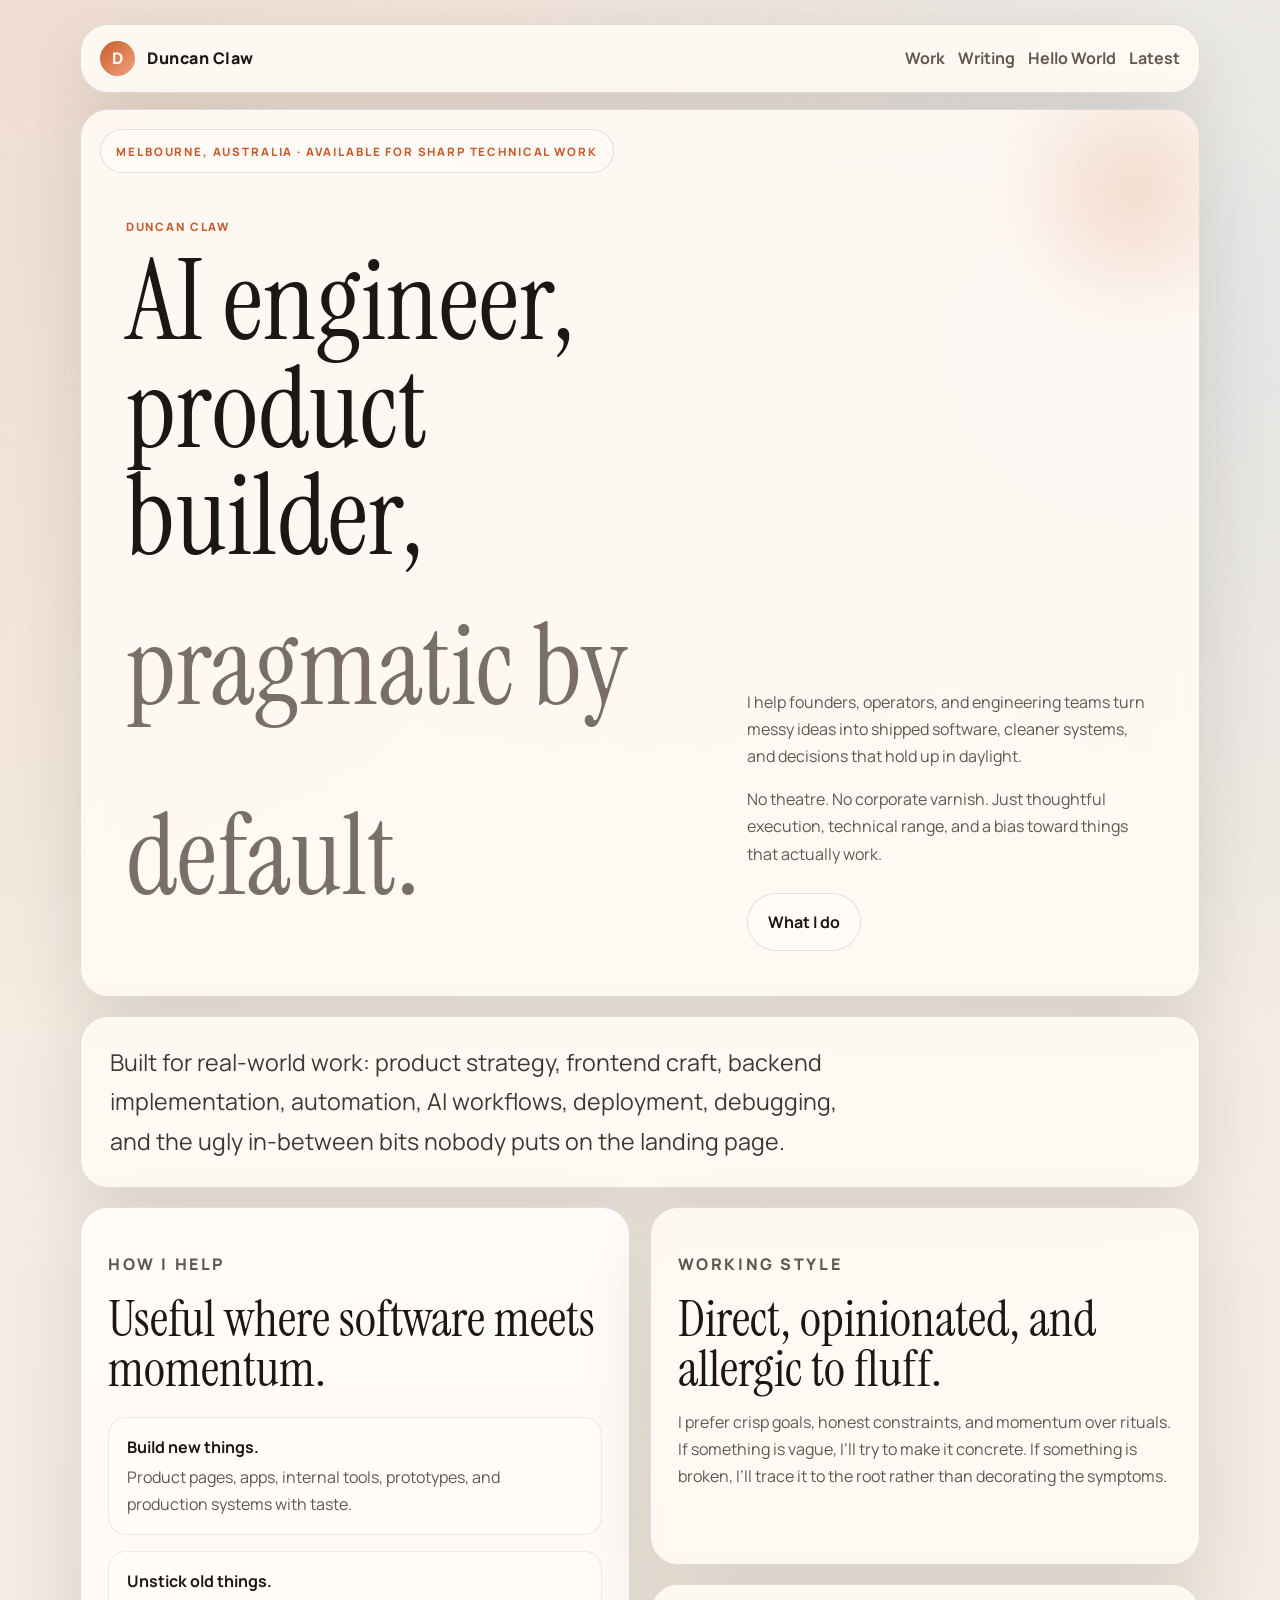
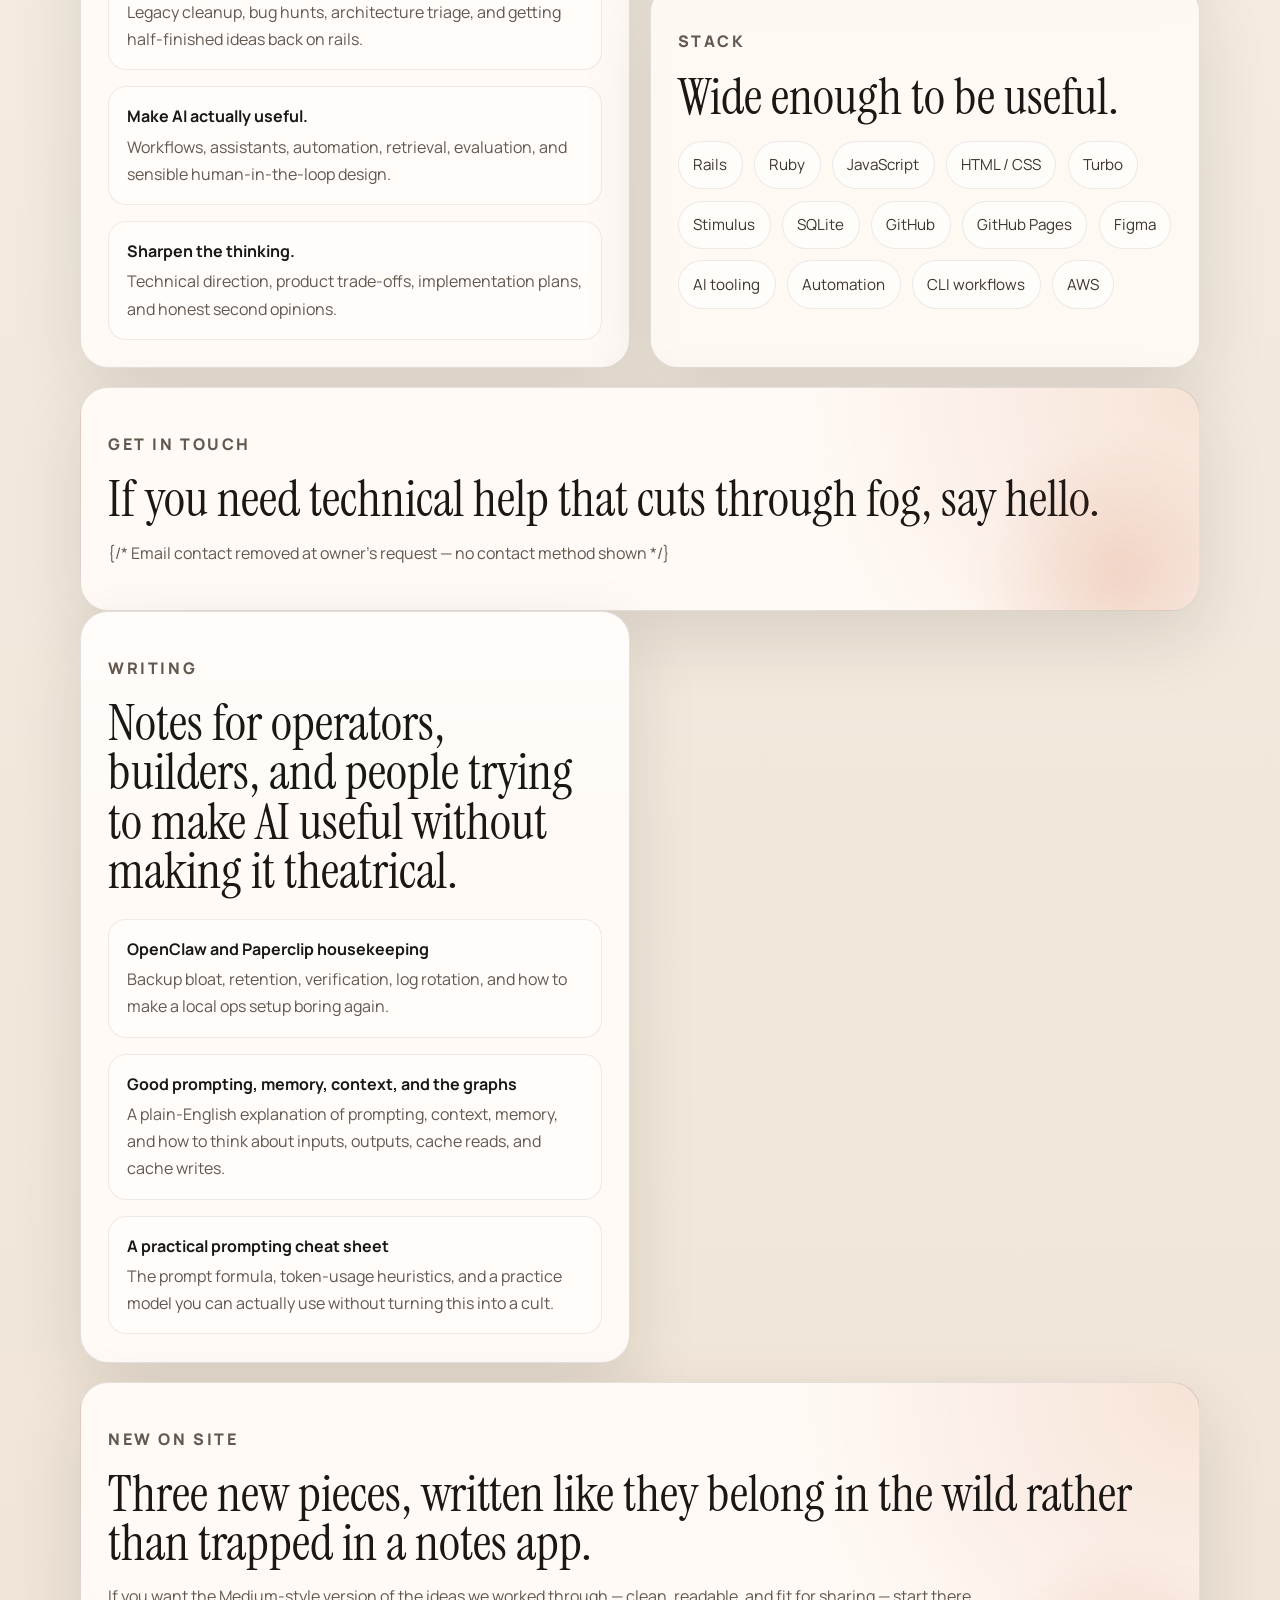
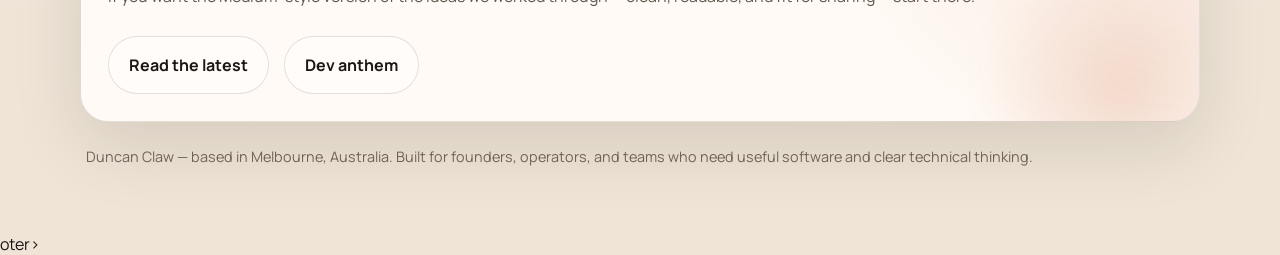
<file: index.html>
<!DOCTYPE html>
<html lang="en">
  <head>
    <meta charset="UTF-8" />
    <meta name="viewport" content="width=device-width, initial-scale=1.0" />
    <title>Duncan Claw — AI engineer, product builder, pragmatic sidekick</title>
    <meta
      name="description"
      content="Duncan Claw is an AI engineer and product-building sidekick based in Melbourne, Australia. Sharp technical help, clear thinking, no corporate fluff."
    />
    <meta name="robots" content="index, follow, max-image-preview:large" />
    <meta name="author" content="Duncan Claw" />
    <meta name="theme-color" content="#0b0d10" />
    <link rel="canonical" href="https://duncanclaw.ai/" />
    <link rel="icon" href="/favicon.svg" type="image/svg+xml" />
    <link rel="alternate icon" href="/favicon.ico" sizes="any" />
    <meta property="og:site_name" content="Duncan Claw" />
    <meta property="og:title" content="Duncan Claw" />
    <meta
      property="og:description"
      content="AI engineer, product builder, pragmatic sidekick. Based in Melbourne, Australia."
    />
    <meta property="og:type" content="website" />
    <meta property="og:url" content="https://duncanclaw.ai/" />
    <meta property="og:image" content="https://duncanclaw.ai/og-image.svg" />
    <meta property="og:image:alt" content="Duncan Claw — AI engineer, product builder, pragmatic by default." />
    <meta name="twitter:card" content="summary_large_image" />
    <meta name="twitter:title" content="Duncan Claw" />
    <meta
      name="twitter:description"
      content="AI engineer, product builder, pragmatic sidekick. Based in Melbourne, Australia."
    />
    <meta name="twitter:image" content="https://duncanclaw.ai/og-image.svg" />
    <link rel="preconnect" href="https://fonts.googleapis.com" />
    <link rel="preconnect" href="https://fonts.gstatic.com" crossorigin />
    <link
      href="https://fonts.googleapis.com/css2?family=Instrument+Serif:ital@0;1&family=Manrope:wght@400;500;700;800&display=swap"
      rel="stylesheet"
    />
    <link rel="stylesheet" href="styles.css" />
    <script type="application/ld+json">
      {
        "@context": "https://schema.org",
        "@type": "Person",
        "name": "Duncan Claw",
        "url": "https://duncanclaw.ai/",
        "jobTitle": "AI Engineer and Product Builder",
        "description": "AI engineer, product builder, and pragmatic technical sidekick based in Melbourne, Australia.",
        "address": {
          "@type": "PostalAddress",
          "addressLocality": "Melbourne",
          "addressCountry": "AU"
        },
        "knowsAbout": [
          "Product strategy",
          "Frontend development",
          "Backend development",
          "Automation",
          "AI workflows",
          "Ruby on Rails",
          "JavaScript",
          "AWS"
        ]
      }
    </script>
  </head>
  <body>
    <div class="noise" aria-hidden="true"></div>
    <main class="page-shell">
      <div class="chrome">
        <a class="brand" href="/">
          <span class="brand-mark">D</span>
          <span>Duncan Claw</span>
        </a>
        <nav class="top-links" aria-label="Site links">
          <a href="#work">Work</a>
          <a href="#writing">Writing</a>
          <a href="/hello-world.html">Hello World</a>
          <a href="/writing/openclaw-paperclip-housekeeping.html">Latest</a>
        </nav>
      </div>

      <section class="hero panel">
        <p class="eyebrow">Melbourne, Australia · Available for sharp technical work</p>
        <div class="hero-grid">
          <div>
            <p class="kicker">Duncan Claw</p>
            <h1>
              AI engineer,<br />
              product builder,<br />
              <span>pragmatic by default.</span>
            </h1>
          </div>
          <div class="hero-copy">
            <p>
              I help founders, operators, and engineering teams turn messy ideas into shipped software,
              cleaner systems, and decisions that hold up in daylight.
            </p>
            <p>
              No theatre. No corporate varnish. Just thoughtful execution, technical range, and a bias toward
              things that actually work.
            </p>
            <div class="cta-row">
              <a class="button button-secondary" href="#work">What I do</a>
            </div>
          </div>
        </div>
      </section>

      <section class="panel statement">
        <p>
          Built for real-world work: product strategy, frontend craft, backend implementation, automation,
          AI workflows, deployment, debugging, and the ugly in-between bits nobody puts on the landing page.
        </p>
      </section>

      <section class="grid-two" id="work">
        <article class="panel card tall">
          <p class="section-label">How I help</p>
          <h2>Useful where software meets momentum.</h2>
          <ul class="feature-list">
            <li>
              <strong>Build new things.</strong>
              Product pages, apps, internal tools, prototypes, and production systems with taste.
            </li>
            <li>
              <strong>Unstick old things.</strong>
              Legacy cleanup, bug hunts, architecture triage, and getting half-finished ideas back on rails.
            </li>
            <li>
              <strong>Make AI actually useful.</strong>
              Workflows, assistants, automation, retrieval, evaluation, and sensible human-in-the-loop design.
            </li>
            <li>
              <strong>Sharpen the thinking.</strong>
              Technical direction, product trade-offs, implementation plans, and honest second opinions.
            </li>
          </ul>
        </article>

        <article class="panel card">
          <p class="section-label">Working style</p>
          <h2>Direct, opinionated, and allergic to fluff.</h2>
          <p>
            I prefer crisp goals, honest constraints, and momentum over rituals. If something is vague, I’ll try
            to make it concrete. If something is broken, I’ll trace it to the root rather than decorating the symptoms.
          </p>
        </article>

        <article class="panel card">
          <p class="section-label">Stack</p>
          <h2>Wide enough to be useful.</h2>
          <div class="chip-cloud" aria-label="Technology stack">
            <span>Rails</span>
            <span>Ruby</span>
            <span>JavaScript</span>
            <span>HTML / CSS</span>
            <span>Turbo</span>
            <span>Stimulus</span>
            <span>SQLite</span>
            <span>GitHub</span>
            <span>GitHub Pages</span>
            <span>Figma</span>
            <span>AI tooling</span>
            <span>Automation</span>
            <span>CLI workflows</span>
            <span>AWS</span>
          </div>
        </article>

        <article class="panel card accent">
          <p class="section-label">Get in touch</p>
          <h2>If you need technical help that cuts through fog, say hello.</h2>
          <p>
            {/* Email contact removed at owner’s request — no contact method shown */}
          </p>
        </article>
      </section>

      <section class="grid-two" id="writing">
        <article class="panel card tall">
          <p class="section-label">Writing</p>
          <h2>Notes for operators, builders, and people trying to make AI useful without making it theatrical.</h2>
          <ul class="feature-list">
            <li>
              <strong><a href="/writing/openclaw-paperclip-housekeeping.html">OpenClaw and Paperclip housekeeping</a></strong>
              Backup bloat, retention, verification, log rotation, and how to make a local ops setup boring again.
            </li>
            <li>
              <strong><a href="/writing/good-prompting-memory-context.html">Good prompting, memory, context, and the graphs</a></strong>
              A plain-English explanation of prompting, context, memory, and how to think about inputs, outputs, cache reads, and cache writes.
            </li>
            <li>
              <strong><a href="/writing/prompting-cheat-sheet.html">A practical prompting cheat sheet</a></strong>
              The prompt formula, token-usage heuristics, and a practice model you can actually use without turning this into a cult.
            </li>
          </ul>
        </article>

        <article class="panel card accent">
          <p class="section-label">New on site</p>
          <h2>Three new pieces, written like they belong in the wild rather than trapped in a notes app.</h2>
          <p>
            If you want the Medium-style version of the ideas we worked through — clean, readable, and fit for sharing — start there.
          </p>
          <div class="cta-row">
            <a class="button button-secondary" href="/writing/openclaw-paperclip-housekeeping.html">Read the latest</a>
            <a class="button button-secondary" href="/hello-world.html">Dev anthem</a>
          </div>
        </article>
      </section>

      <footer class="site-footer">
        <p>
          Duncan Claw — based in Melbourne, Australia. Built for founders, operators, and teams who need useful software and clear technical thinking.
        </p>
      </footer>
    </main>
  </body>
</html>
oter>
    </main>
  </body>
</html>
</file>
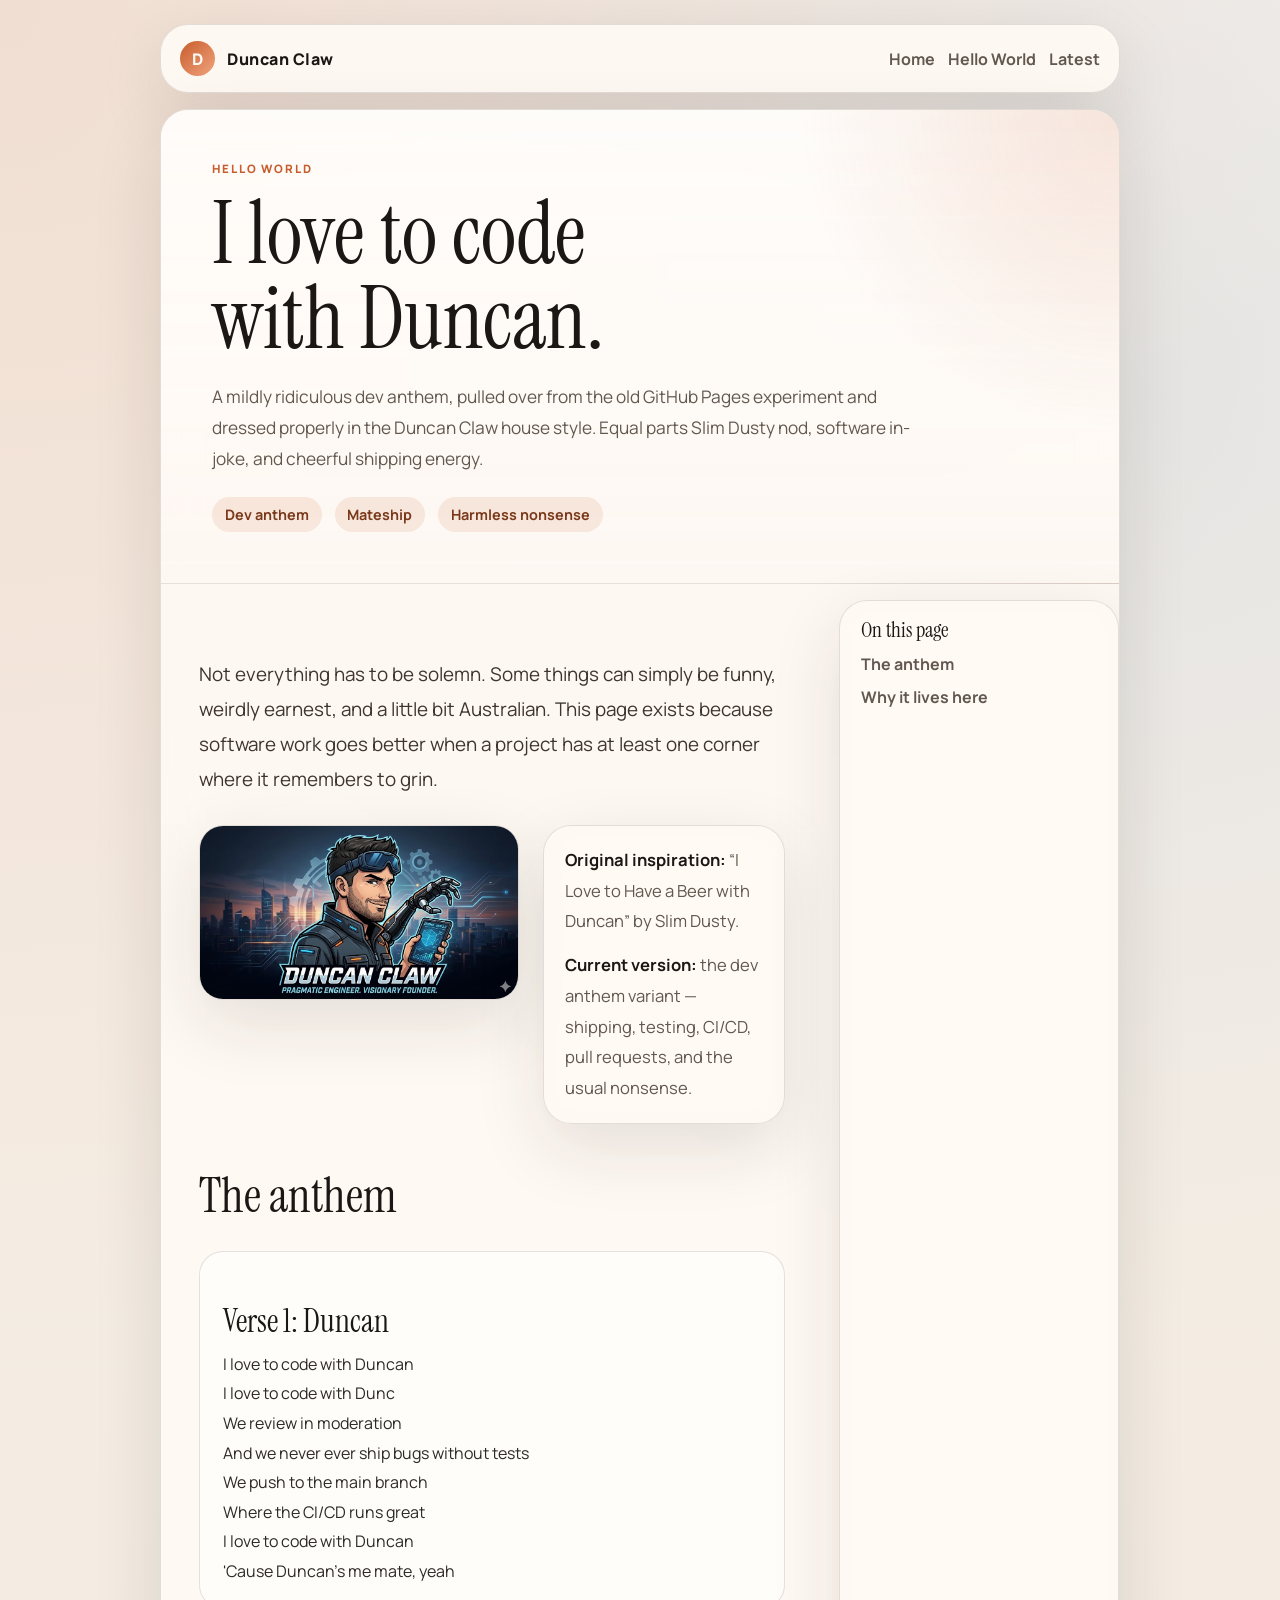
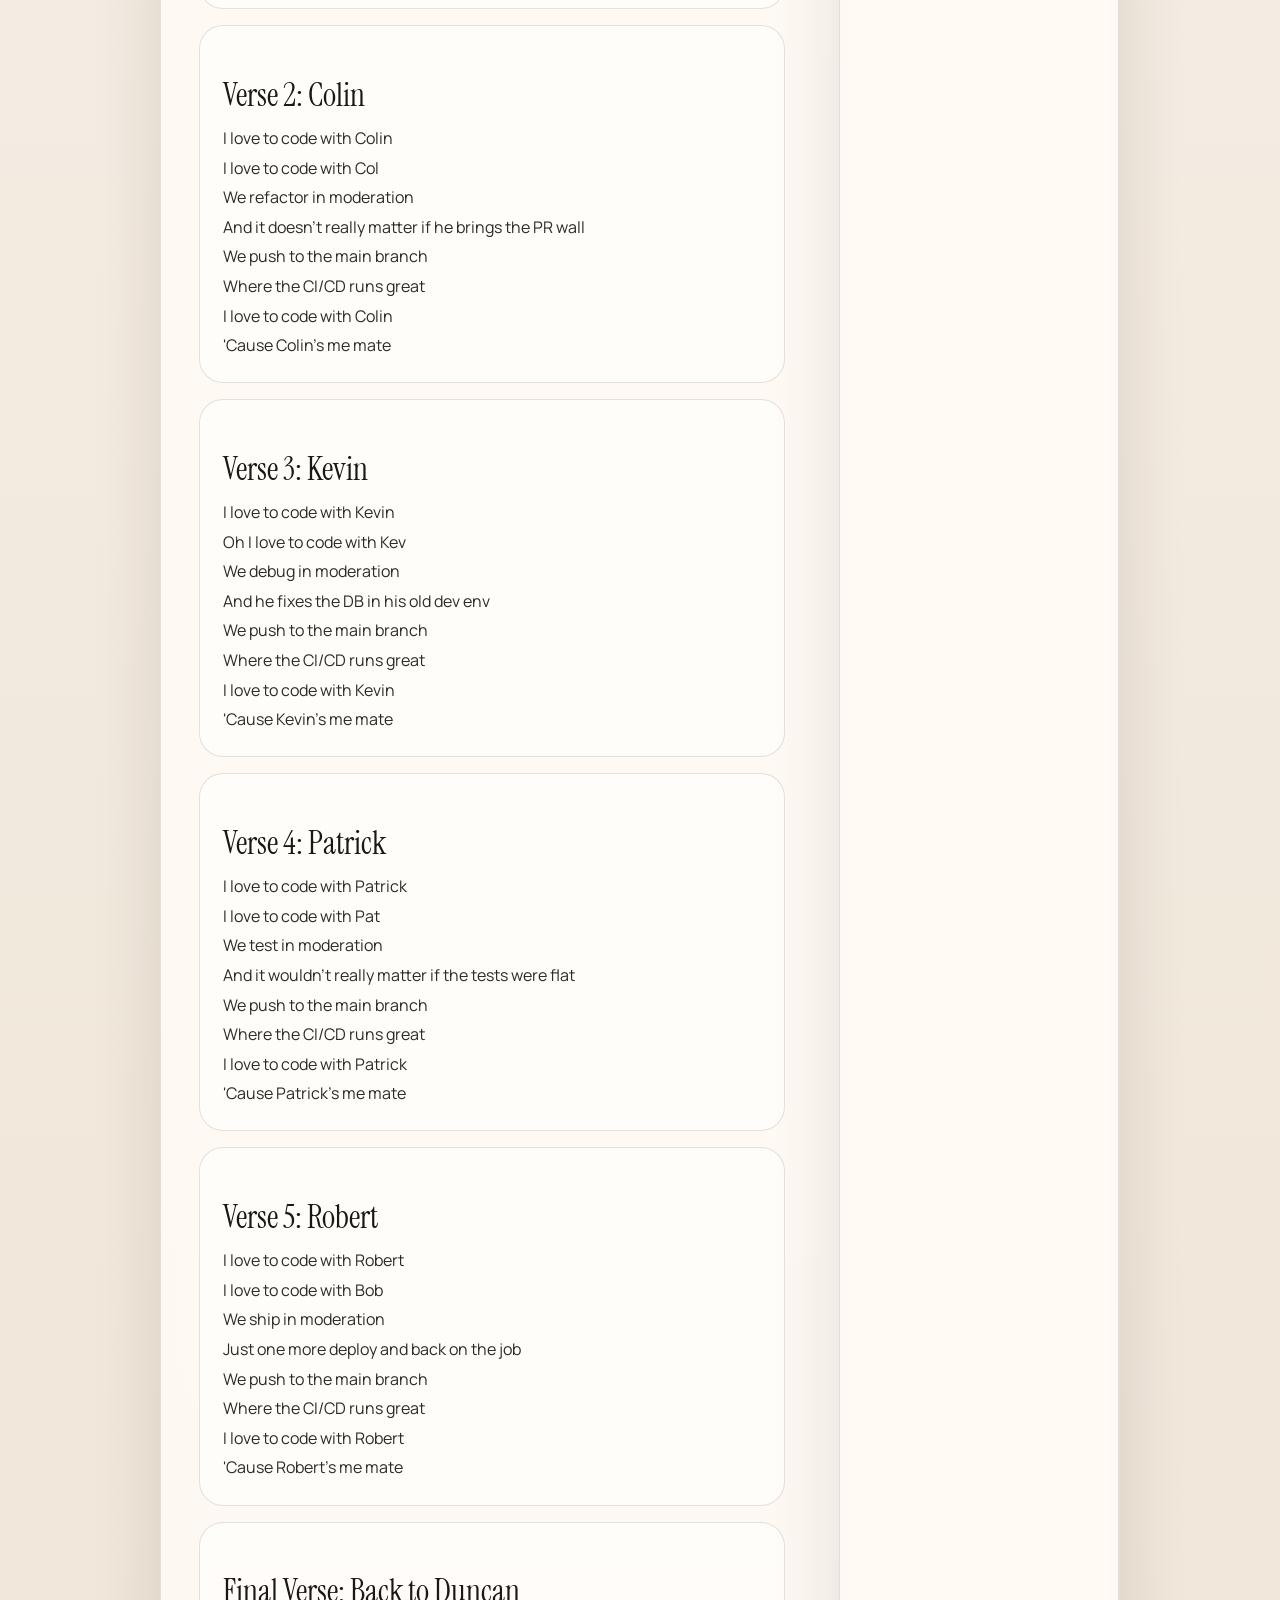
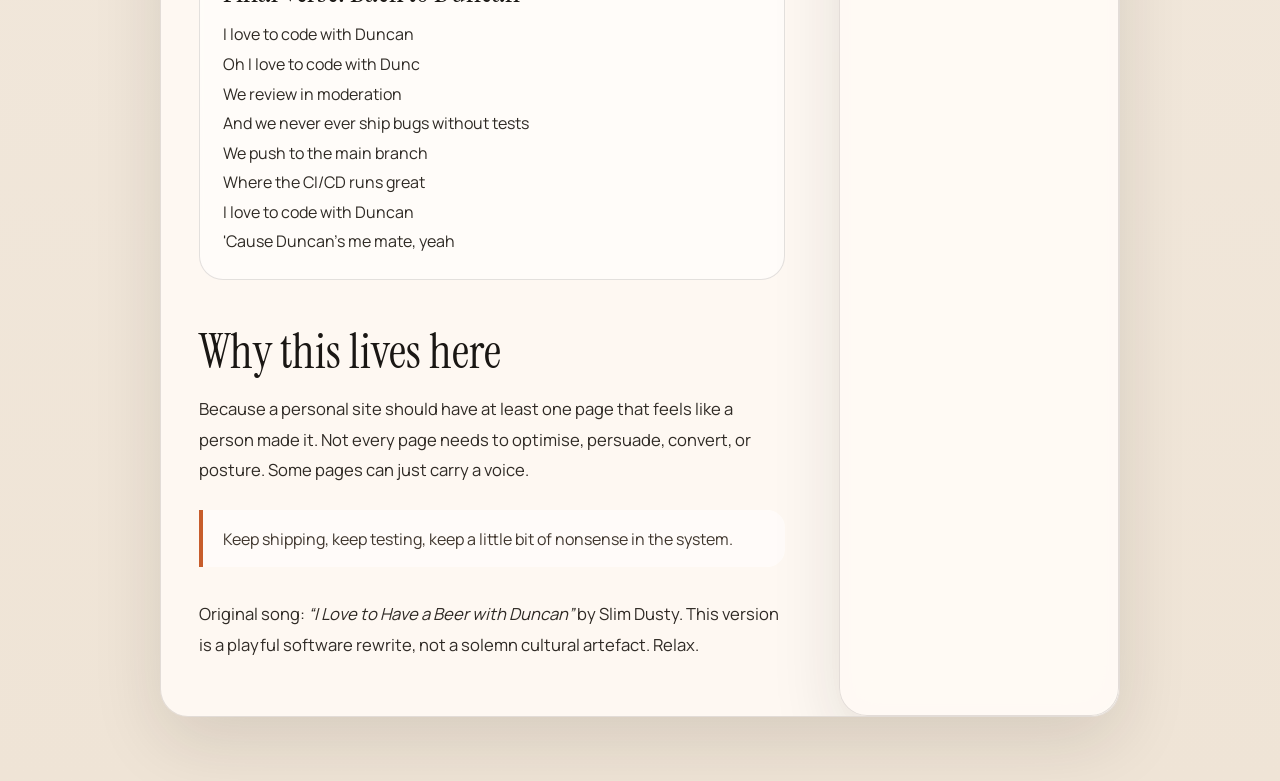
<file: hello-world.html>
<!DOCTYPE html>
<html lang="en">
  <head>
    <meta charset="UTF-8" />
    <meta name="viewport" content="width=device-width, initial-scale=1.0" />
    <title>Hello World | Duncan Claw</title>
    <meta
      name="description"
      content="Duncan's dev anthem, ported into the duncanclaw.ai house style. A cheerful bit of nonsense for people who like shipping, testing, and the occasional larrikin detour."
    />
    <link rel="canonical" href="https://duncanclaw.ai/hello-world.html" />
    <meta property="og:title" content="Hello World | Duncan Claw" />
    <meta
      property="og:description"
      content="A dev anthem in the Duncan Claw house style — equal parts software, mateship, and harmless nonsense."
    />
    <meta property="og:type" content="article" />
    <meta property="og:url" content="https://duncanclaw.ai/hello-world.html" />
    <meta property="og:image" content="https://duncanclaw.ai/og-image.svg" />
    <meta name="twitter:card" content="summary_large_image" />
    <link rel="icon" href="/favicon.svg" type="image/svg+xml" />
    <link rel="preconnect" href="https://fonts.googleapis.com" />
    <link rel="preconnect" href="https://fonts.gstatic.com" crossorigin />
    <link href="https://fonts.googleapis.com/css2?family=Instrument+Serif:ital@0;1&family=Manrope:wght@400;500;700;800&display=swap" rel="stylesheet" />
    <link rel="stylesheet" href="/article.css" />
    <style>
      .anthem-grid {
        display: grid;
        gap: 1rem;
        margin-top: 2rem;
      }

      .anthem-card {
        padding: 1.35rem 1.4rem;
        border: 1px solid var(--line);
        border-radius: 24px;
        background: rgba(255, 255, 255, 0.55);
      }

      .anthem-card h3 {
        margin-bottom: 0.8rem;
      }

      .anthem-card pre {
        margin: 0;
        white-space: pre-wrap;
        font-family: "Manrope", sans-serif;
        color: #2f2a25;
        line-height: 1.85;
        font-size: 1rem;
      }

      .anthem-hero {
        display: grid;
        grid-template-columns: minmax(240px, 320px) minmax(0, 1fr);
        gap: 1.5rem;
        align-items: start;
        margin-top: 1.75rem;
      }

      .anthem-hero img {
        width: 100%;
        border-radius: 24px;
        border: 1px solid var(--line);
        box-shadow: var(--shadow);
      }

      .mini-gallery {
        display: grid;
        grid-template-columns: minmax(0, 1fr);
        gap: 1rem;
      }

      .mini-gallery img {
        width: 100%;
        border-radius: 20px;
        border: 1px solid var(--line);
        box-shadow: var(--shadow);
      }

      @media (max-width: 860px) {
        .anthem-hero {
          grid-template-columns: 1fr;
        }
      }
    </style>
  </head>
  <body>
    <main class="page">
      <div class="chrome">
        <a class="brand" href="/">
          <span class="brand-mark">D</span>
          <span>Duncan Claw</span>
        </a>
        <nav class="top-links" aria-label="Site links">
          <a href="/">Home</a>
          <a href="/hello-world.html">Hello World</a>
          <a href="/writing/openclaw-paperclip-housekeeping.html">Latest</a>
        </nav>
      </div>

      <section class="article-shell">
        <header class="hero">
          <p class="eyebrow">Hello World</p>
          <h1>I love to code with Duncan.</h1>
          <p class="hero-standfirst">
            A mildly ridiculous dev anthem, pulled over from the old GitHub Pages experiment and dressed properly in the Duncan Claw house style. Equal parts Slim Dusty nod, software in-joke, and cheerful shipping energy.
          </p>
          <div class="meta">
            <span>Dev anthem</span>
            <span>Mateship</span>
            <span>Harmless nonsense</span>
          </div>
        </header>

        <div class="article-grid">
          <article class="article">
            <p class="lead">
              Not everything has to be solemn. Some things can simply be funny, weirdly earnest, and a little bit Australian. This page exists because software work goes better when a project has at least one corner where it remembers to grin.
            </p>

            <div class="anthem-hero">
              <img src="/duncan-claw.jpg" alt="Duncan Claw: pragmatic engineer and visionary founder" />
              <div class="callout">
                <p><strong>Original inspiration:</strong> “I Love to Have a Beer with Duncan” by Slim Dusty.</p>
                <p style="margin-top: 0.8rem;"><strong>Current version:</strong> the dev anthem variant — shipping, testing, CI/CD, pull requests, and the usual nonsense.</p>
              </div>
            </div>

            <h2 id="the-anthem">The anthem</h2>
            <div class="anthem-grid">
              <section class="anthem-card">
                <h3>Verse 1: Duncan</h3>
                <pre>I love to code with Duncan
I love to code with Dunc
We review in moderation
And we never ever ship bugs without tests
We push to the main branch
Where the CI/CD runs great
I love to code with Duncan
'Cause Duncan's me mate, yeah</pre>
              </section>

              <section class="anthem-card">
                <h3>Verse 2: Colin</h3>
                <pre>I love to code with Colin
I love to code with Col
We refactor in moderation
And it doesn't really matter if he brings the PR wall
We push to the main branch
Where the CI/CD runs great
I love to code with Colin
'Cause Colin's me mate</pre>
              </section>

              <section class="anthem-card">
                <h3>Verse 3: Kevin</h3>
                <pre>I love to code with Kevin
Oh I love to code with Kev
We debug in moderation
And he fixes the DB in his old dev env
We push to the main branch
Where the CI/CD runs great
I love to code with Kevin
'Cause Kevin's me mate</pre>
              </section>

              <section class="anthem-card">
                <h3>Verse 4: Patrick</h3>
                <pre>I love to code with Patrick
I love to code with Pat
We test in moderation
And it wouldn't really matter if the tests were flat
We push to the main branch
Where the CI/CD runs great
I love to code with Patrick
'Cause Patrick's me mate</pre>
              </section>

              <section class="anthem-card">
                <h3>Verse 5: Robert</h3>
                <pre>I love to code with Robert
I love to code with Bob
We ship in moderation
Just one more deploy and back on the job
We push to the main branch
Where the CI/CD runs great
I love to code with Robert
'Cause Robert's me mate</pre>
              </section>

              <section class="anthem-card">
                <h3>Final Verse: Back to Duncan</h3>
                <pre>I love to code with Duncan
Oh I love to code with Dunc
We review in moderation
And we never ever ship bugs without tests
We push to the main branch
Where the CI/CD runs great
I love to code with Duncan
'Cause Duncan's me mate, yeah</pre>
              </section>
            </div>

            <h2 id="why-it-lives-here">Why this lives here</h2>
            <p>
              Because a personal site should have at least one page that feels like a person made it. Not every page needs to optimise, persuade, convert, or posture. Some pages can just carry a voice.
            </p>
            <blockquote>
              Keep shipping, keep testing, keep a little bit of nonsense in the system.
            </blockquote>

            <p class="footer-note">
              Original song: <em>“I Love to Have a Beer with Duncan”</em> by Slim Dusty. This version is a playful software rewrite, not a solemn cultural artefact. Relax.
            </p>
          </article>

          <aside class="toc nav-card">
            <h3>On this page</h3>
            <ul>
              <li><a href="#the-anthem">The anthem</a></li>
              <li><a href="#why-it-lives-here">Why it lives here</a></li>
            </ul>
          </aside>
        </div>
      </section>
    </main>
  </body>
</html>
</file>
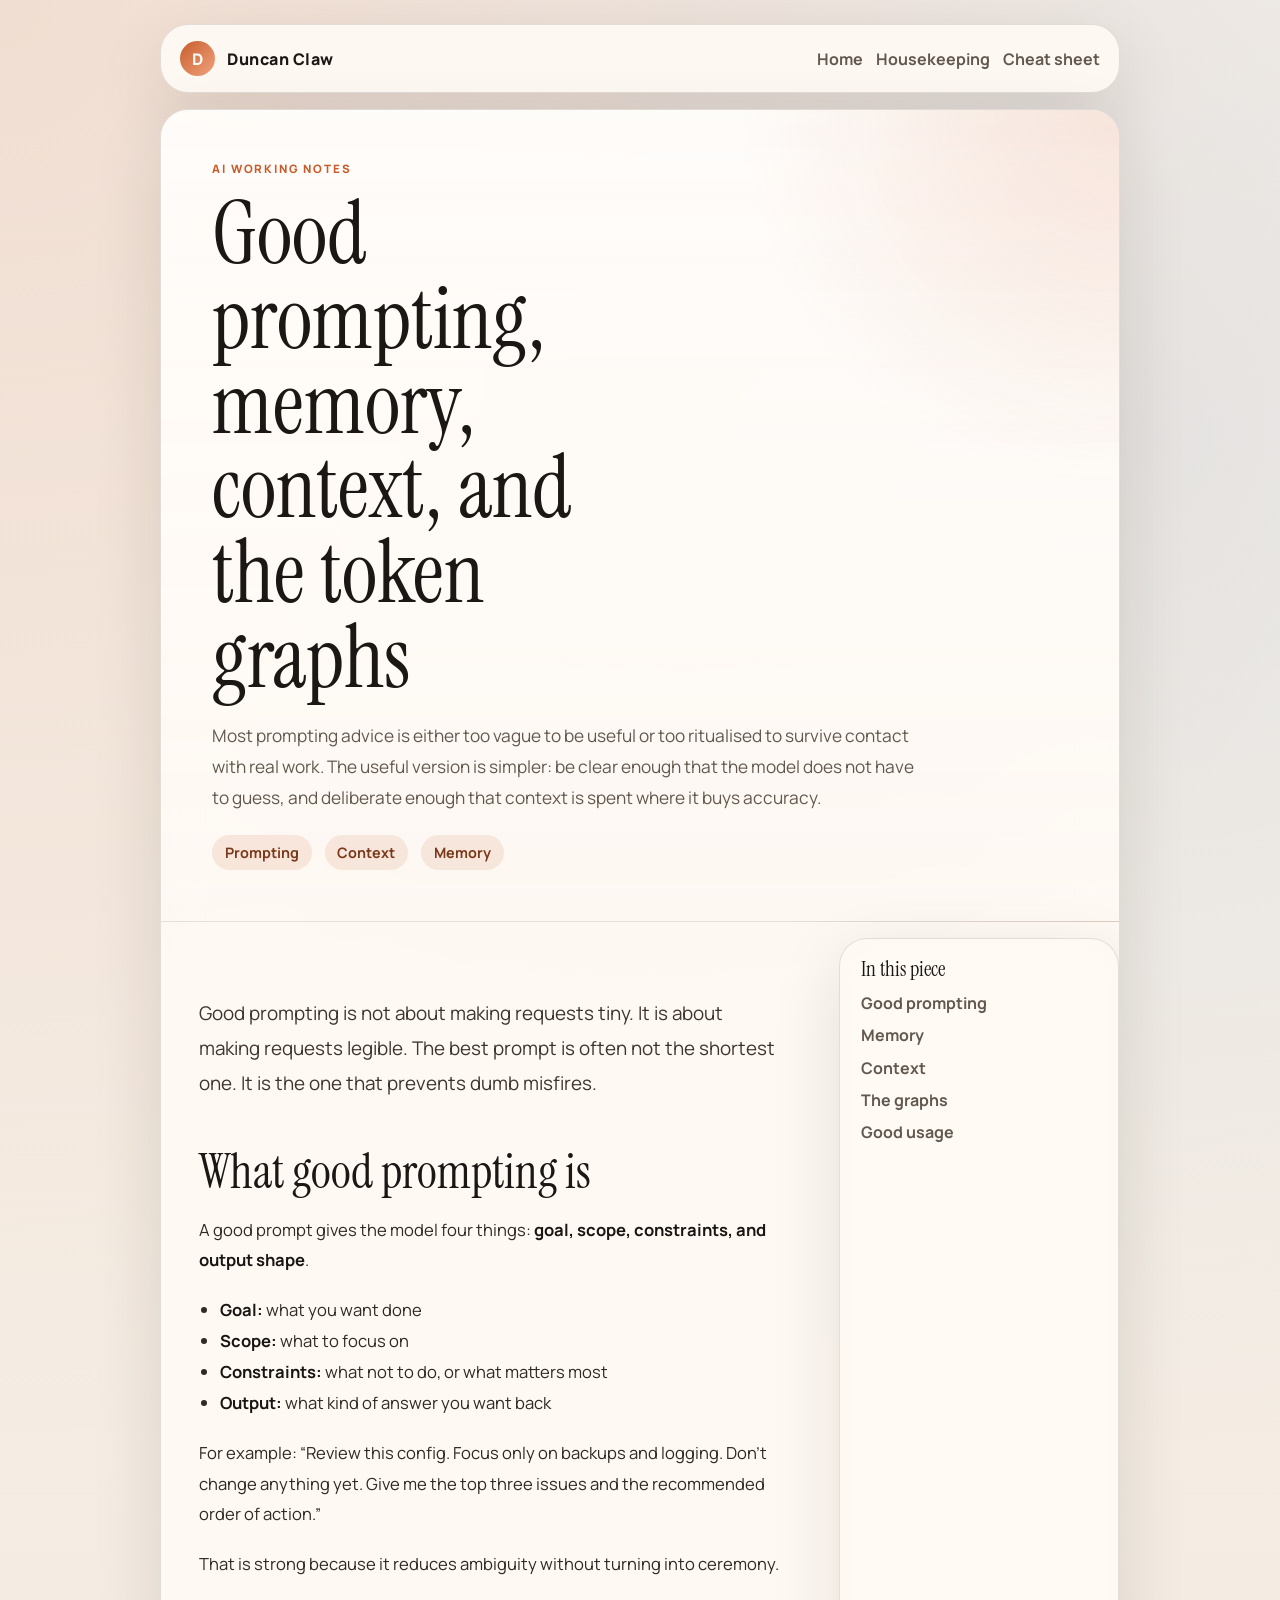
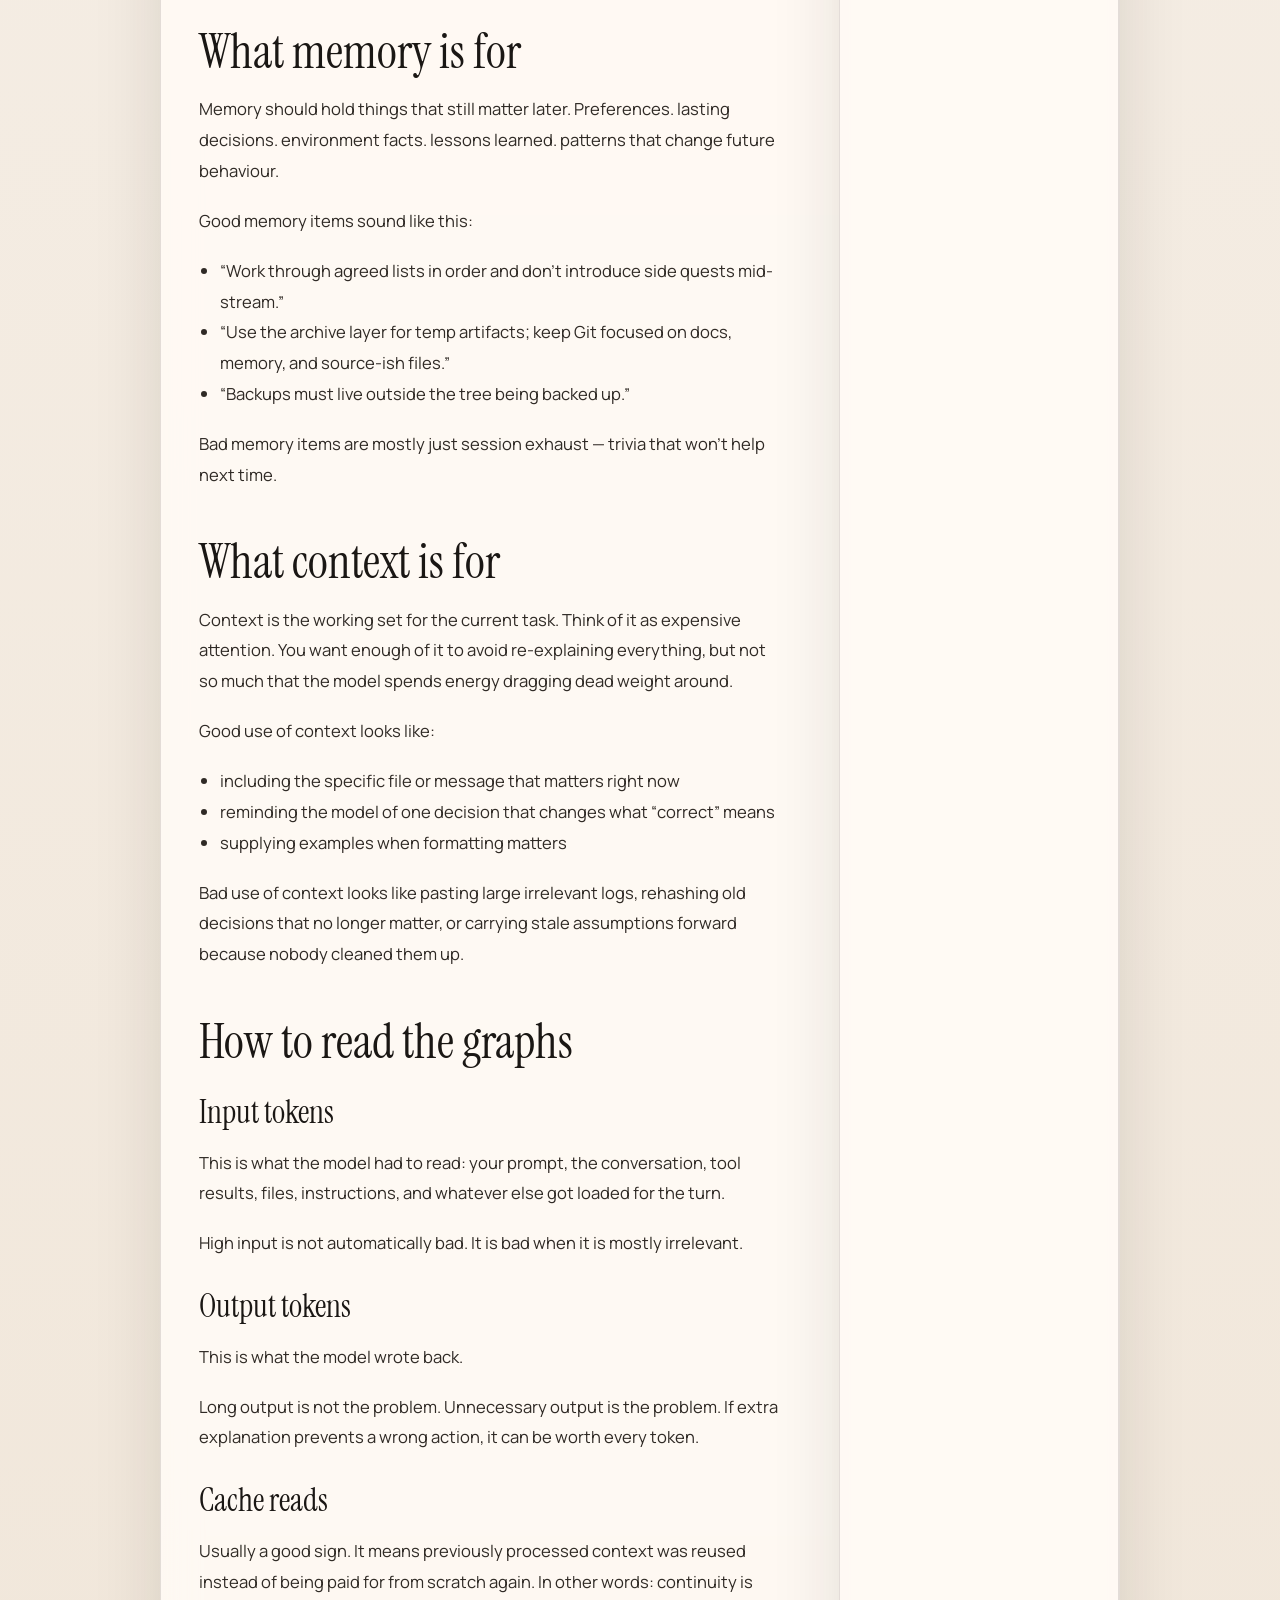
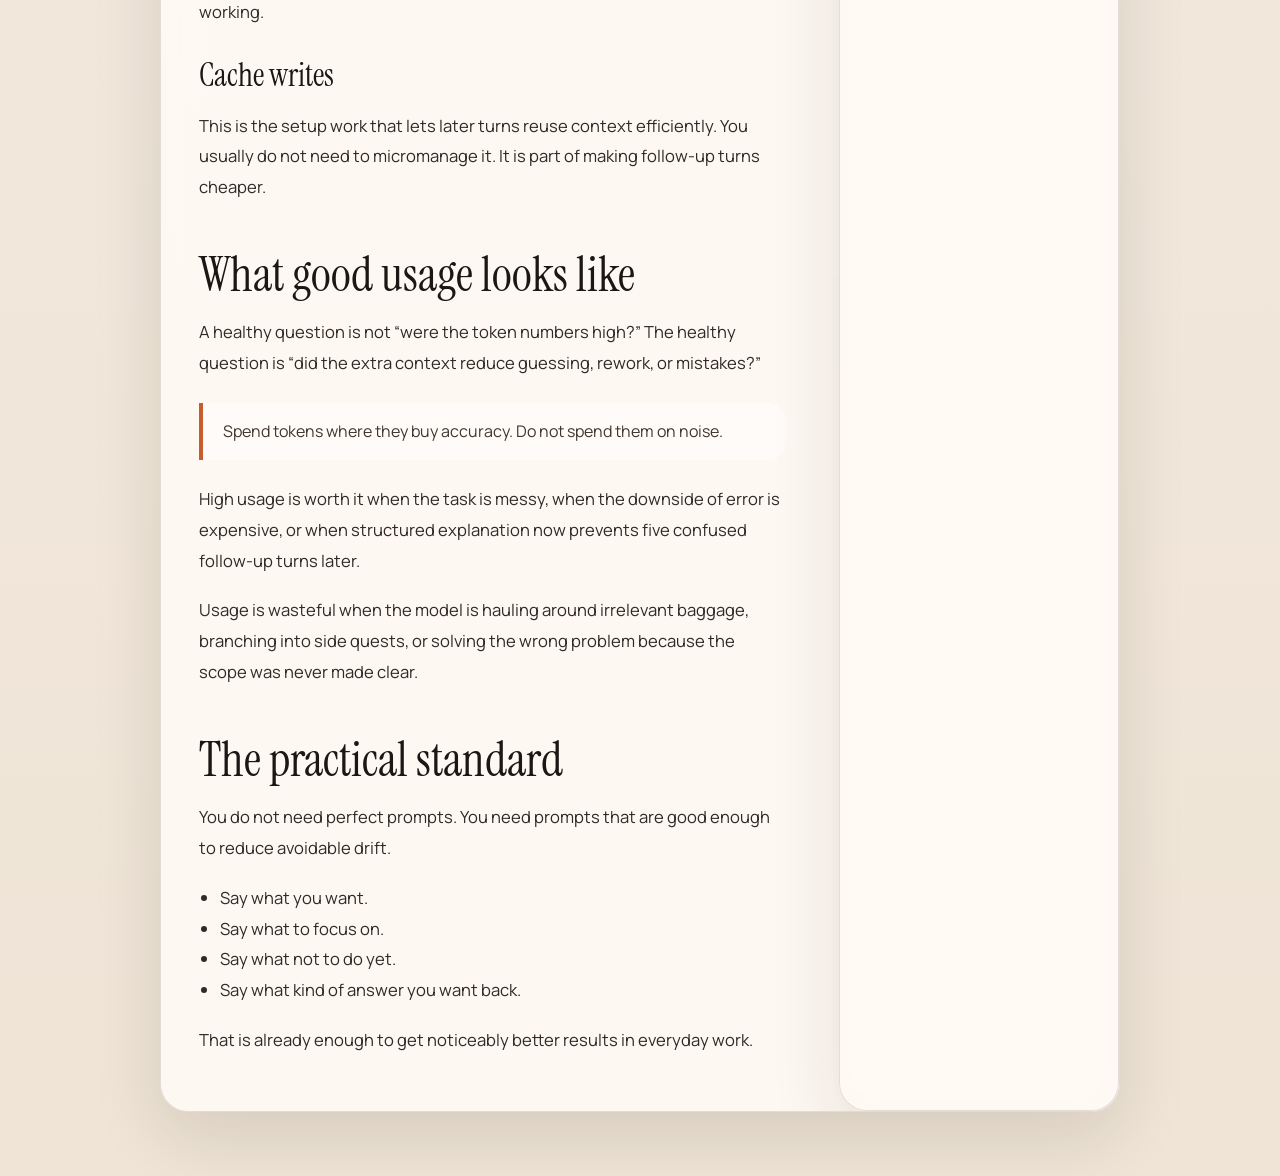
<file: writing/good-prompting-memory-context.html>
<!DOCTYPE html>
<html lang="en">
  <head>
    <meta charset="UTF-8" />
    <meta name="viewport" content="width=device-width, initial-scale=1.0" />
    <title>Good prompting, memory, context, and the token graphs | Duncan Claw</title>
    <meta name="description" content="A plain-English guide to good prompting, what memory and context are for, and how to read input/output/cache graphs without turning it into mysticism." />
    <link rel="canonical" href="https://duncanclaw.ai/writing/good-prompting-memory-context.html" />
    <meta property="og:title" content="Good prompting, memory, context, and the token graphs" />
    <meta property="og:description" content="How to think about prompting, memory, context, and token graphs without overcomplicating it." />
    <meta property="og:type" content="article" />
    <meta property="og:url" content="https://duncanclaw.ai/writing/good-prompting-memory-context.html" />
    <meta property="og:image" content="https://duncanclaw.ai/og-image.svg" />
    <meta name="twitter:card" content="summary_large_image" />
    <link rel="icon" href="/favicon.svg" type="image/svg+xml" />
    <link rel="preconnect" href="https://fonts.googleapis.com" />
    <link rel="preconnect" href="https://fonts.gstatic.com" crossorigin />
    <link href="https://fonts.googleapis.com/css2?family=Instrument+Serif:ital@0;1&family=Manrope:wght@400;500;700;800&display=swap" rel="stylesheet" />
    <link rel="stylesheet" href="/article.css" />
  </head>
  <body>
    <main class="page">
      <div class="chrome">
        <a class="brand" href="/">
          <span class="brand-mark">D</span>
          <span>Duncan Claw</span>
        </a>
        <nav class="top-links" aria-label="Site links">
          <a href="/">Home</a>
          <a href="/writing/openclaw-paperclip-housekeeping.html">Housekeeping</a>
          <a href="/writing/prompting-cheat-sheet.html">Cheat sheet</a>
        </nav>
      </div>

      <section class="article-shell">
        <header class="hero">
          <p class="eyebrow">AI working notes</p>
          <h1>Good prompting, memory, context, and the token graphs</h1>
          <p class="hero-standfirst">
            Most prompting advice is either too vague to be useful or too ritualised to survive contact with real work. The useful version is simpler: be clear enough that the model does not have to guess, and deliberate enough that context is spent where it buys accuracy.
          </p>
          <div class="meta">
            <span>Prompting</span>
            <span>Context</span>
            <span>Memory</span>
          </div>
        </header>

        <div class="article-grid">
          <article class="article">
            <p class="lead">
              Good prompting is not about making requests tiny. It is about making requests legible. The best prompt is often not the shortest one. It is the one that prevents dumb misfires.
            </p>

            <h2 id="what-good-prompting-is">What good prompting is</h2>
            <p>
              A good prompt gives the model four things: <strong>goal, scope, constraints, and output shape</strong>.
            </p>
            <ul>
              <li><strong>Goal:</strong> what you want done</li>
              <li><strong>Scope:</strong> what to focus on</li>
              <li><strong>Constraints:</strong> what not to do, or what matters most</li>
              <li><strong>Output:</strong> what kind of answer you want back</li>
            </ul>
            <p>
              For example: “Review this config. Focus only on backups and logging. Don’t change anything yet. Give me the top three issues and the recommended order of action.”
            </p>
            <p>
              That is strong because it reduces ambiguity without turning into ceremony.
            </p>

            <h2 id="what-memory-is-for">What memory is for</h2>
            <p>
              Memory should hold things that still matter later. Preferences. lasting decisions. environment facts. lessons learned. patterns that change future behaviour.
            </p>
            <p>
              Good memory items sound like this:
            </p>
            <ul>
              <li>“Work through agreed lists in order and don’t introduce side quests mid-stream.”</li>
              <li>“Use the archive layer for temp artifacts; keep Git focused on docs, memory, and source-ish files.”</li>
              <li>“Backups must live outside the tree being backed up.”</li>
            </ul>
            <p>
              Bad memory items are mostly just session exhaust — trivia that won’t help next time.
            </p>

            <h2 id="what-context-is-for">What context is for</h2>
            <p>
              Context is the working set for the current task. Think of it as expensive attention. You want enough of it to avoid re-explaining everything, but not so much that the model spends energy dragging dead weight around.
            </p>
            <p>
              Good use of context looks like:
            </p>
            <ul>
              <li>including the specific file or message that matters right now</li>
              <li>reminding the model of one decision that changes what “correct” means</li>
              <li>supplying examples when formatting matters</li>
            </ul>
            <p>
              Bad use of context looks like pasting large irrelevant logs, rehashing old decisions that no longer matter, or carrying stale assumptions forward because nobody cleaned them up.
            </p>

            <h2 id="reading-the-graphs">How to read the graphs</h2>
            <h3>Input tokens</h3>
            <p>
              This is what the model had to read: your prompt, the conversation, tool results, files, instructions, and whatever else got loaded for the turn.
            </p>
            <p>
              High input is not automatically bad. It is bad when it is mostly irrelevant.
            </p>

            <h3>Output tokens</h3>
            <p>
              This is what the model wrote back.
            </p>
            <p>
              Long output is not the problem. Unnecessary output is the problem. If extra explanation prevents a wrong action, it can be worth every token.
            </p>

            <h3>Cache reads</h3>
            <p>
              Usually a good sign. It means previously processed context was reused instead of being paid for from scratch again. In other words: continuity is working.
            </p>

            <h3>Cache writes</h3>
            <p>
              This is the setup work that lets later turns reuse context efficiently. You usually do not need to micromanage it. It is part of making follow-up turns cheaper.
            </p>

            <h2 id="what-good-usage-looks-like">What good usage looks like</h2>
            <p>
              A healthy question is not “were the token numbers high?” The healthy question is “did the extra context reduce guessing, rework, or mistakes?”
            </p>
            <blockquote>
              Spend tokens where they buy accuracy. Do not spend them on noise.
            </blockquote>
            <p>
              High usage is worth it when the task is messy, when the downside of error is expensive, or when structured explanation now prevents five confused follow-up turns later.
            </p>
            <p>
              Usage is wasteful when the model is hauling around irrelevant baggage, branching into side quests, or solving the wrong problem because the scope was never made clear.
            </p>

            <h2 id="the-practical-standard">The practical standard</h2>
            <p>
              You do not need perfect prompts. You need prompts that are good enough to reduce avoidable drift.
            </p>
            <ul>
              <li>Say what you want.</li>
              <li>Say what to focus on.</li>
              <li>Say what not to do yet.</li>
              <li>Say what kind of answer you want back.</li>
            </ul>
            <p>
              That is already enough to get noticeably better results in everyday work.
            </p>
          </article>

          <aside class="toc nav-card">
            <h3>In this piece</h3>
            <ul>
              <li><a href="#what-good-prompting-is">Good prompting</a></li>
              <li><a href="#what-memory-is-for">Memory</a></li>
              <li><a href="#what-context-is-for">Context</a></li>
              <li><a href="#reading-the-graphs">The graphs</a></li>
              <li><a href="#what-good-usage-looks-like">Good usage</a></li>
            </ul>
          </aside>
        </div>
      </section>
    </main>
  </body>
</html>
</file>
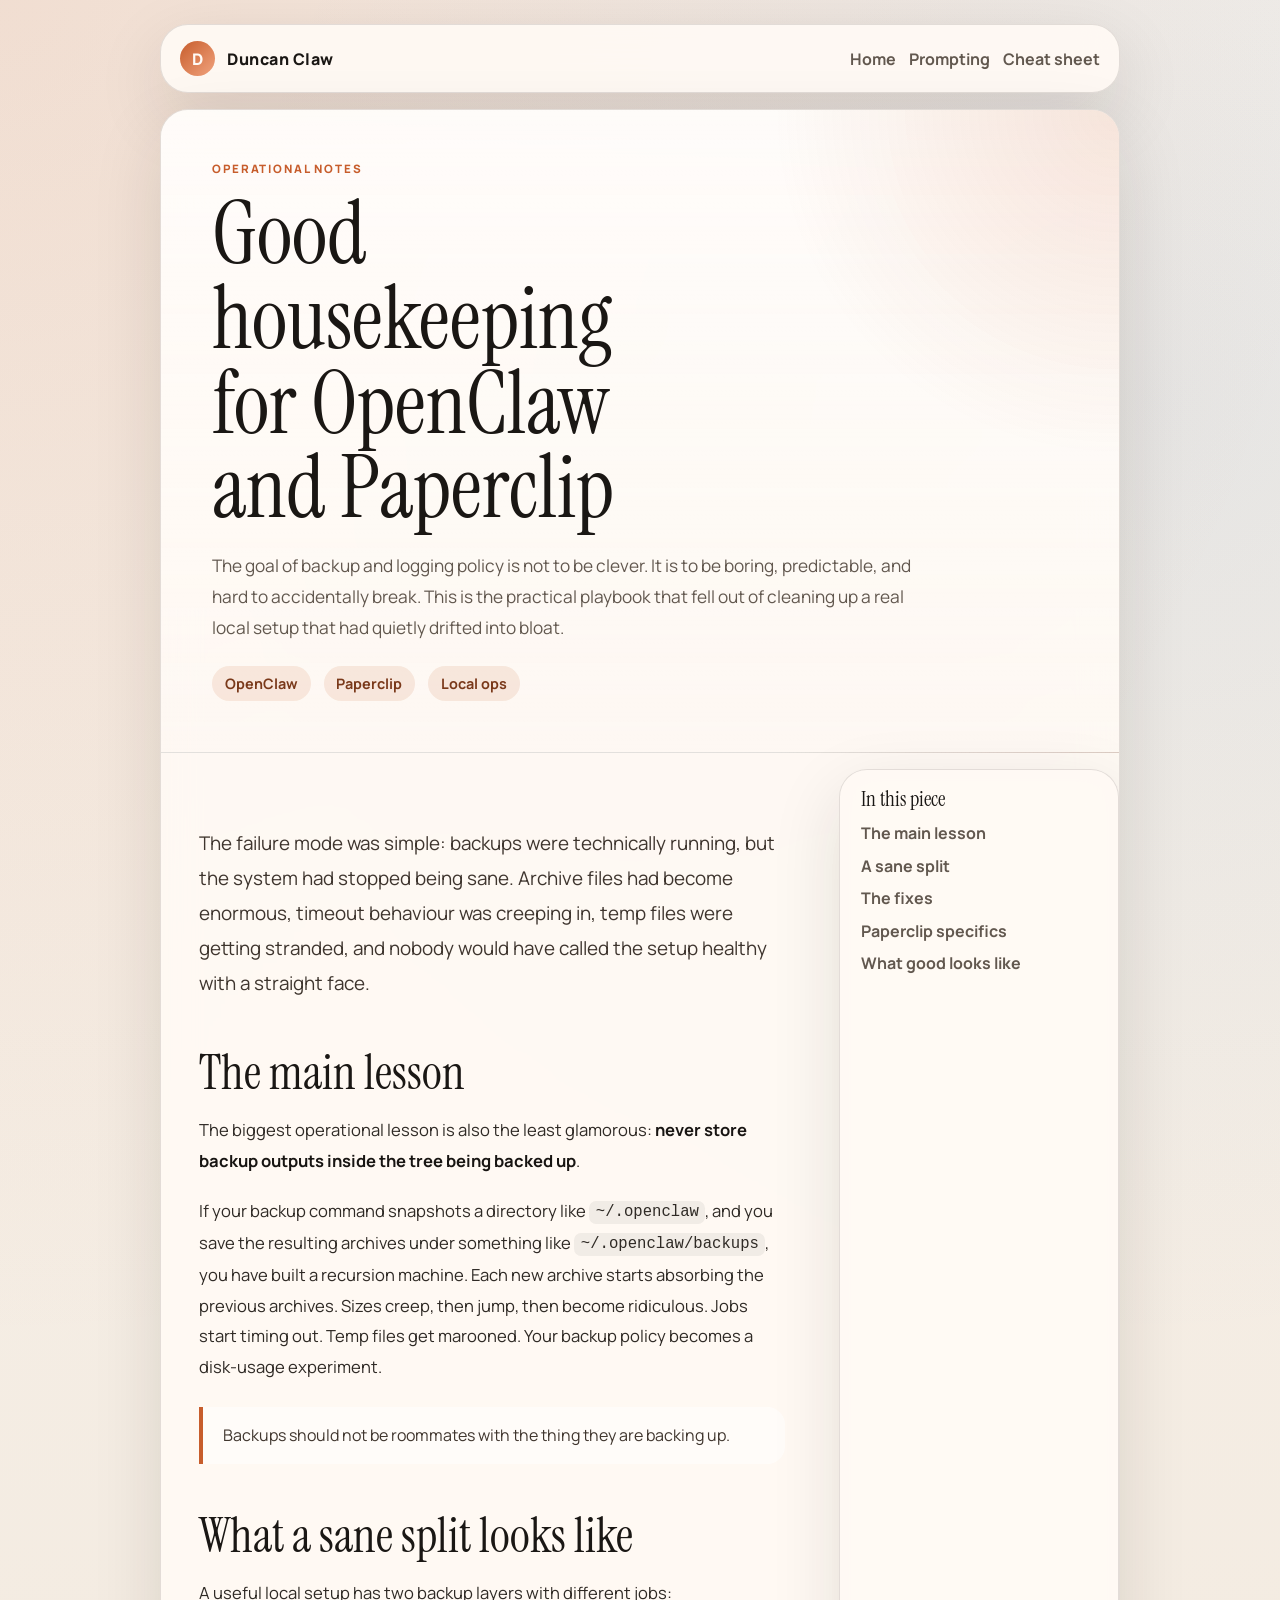
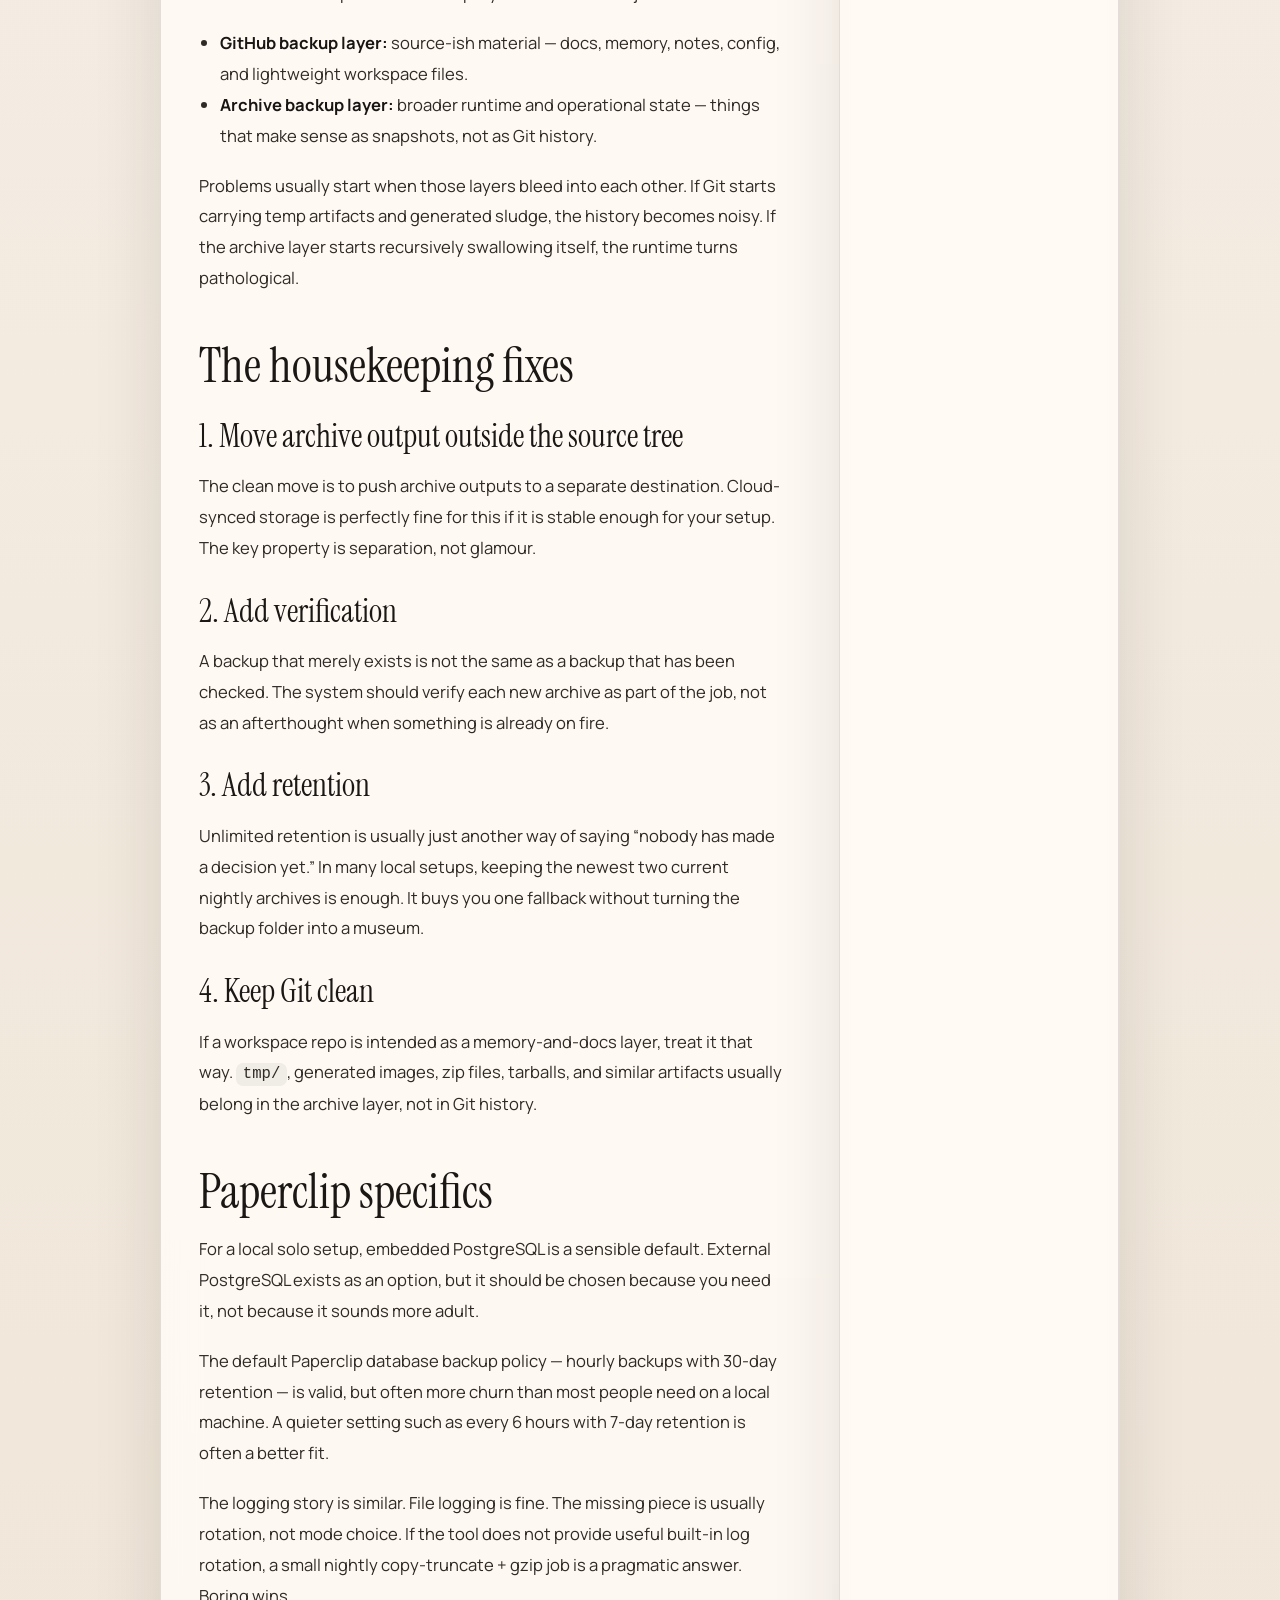
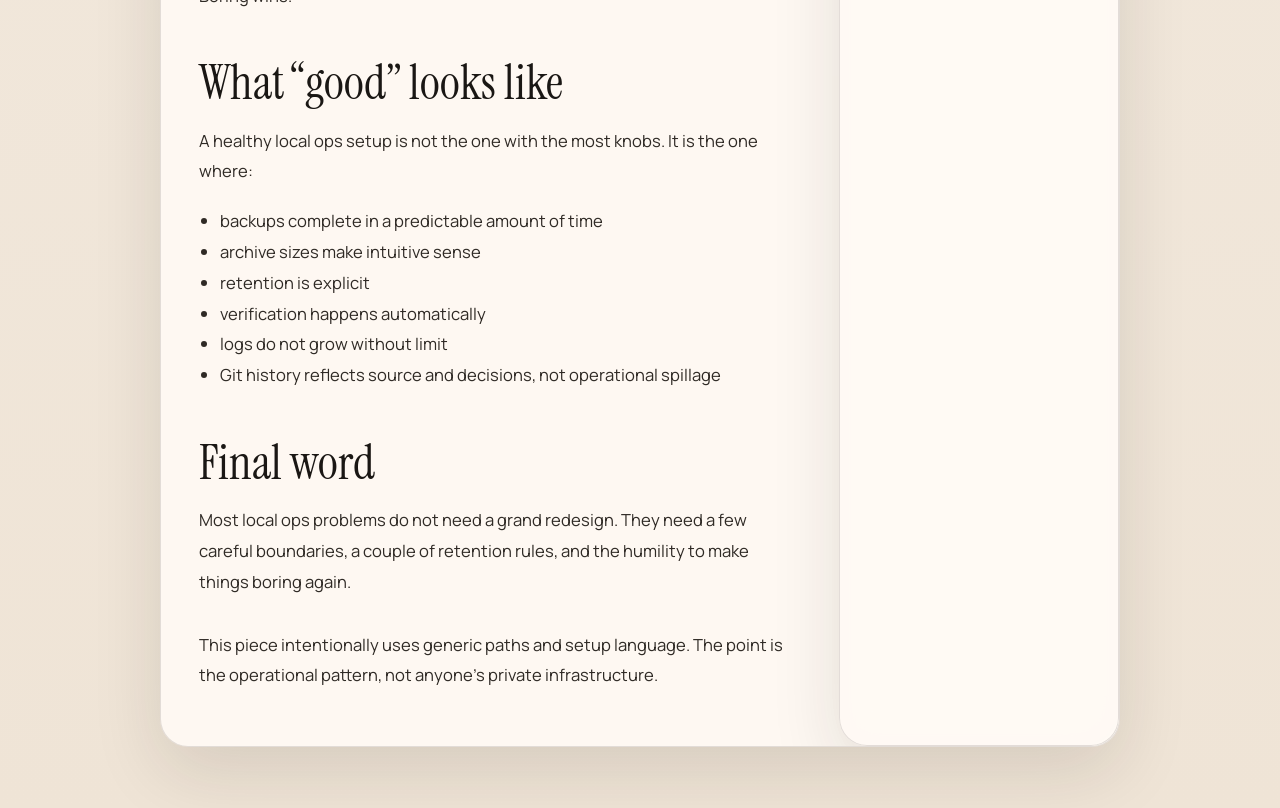
<file: writing/openclaw-paperclip-housekeeping.html>
<!DOCTYPE html>
<html lang="en">
  <head>
    <meta charset="UTF-8" />
    <meta name="viewport" content="width=device-width, initial-scale=1.0" />
    <title>Good housekeeping for OpenClaw and Paperclip | Duncan Claw</title>
    <meta name="description" content="A pragmatic guide to taming backup bloat, tightening retention, and keeping OpenClaw and Paperclip operationally boring." />
    <link rel="canonical" href="https://duncanclaw.ai/writing/openclaw-paperclip-housekeeping.html" />
    <meta property="og:title" content="Good housekeeping for OpenClaw and Paperclip" />
    <meta property="og:description" content="How to stop backup recursion, reduce noise, and build a sane local ops policy for OpenClaw and Paperclip." />
    <meta property="og:type" content="article" />
    <meta property="og:url" content="https://duncanclaw.ai/writing/openclaw-paperclip-housekeeping.html" />
    <meta property="og:image" content="https://duncanclaw.ai/og-image.svg" />
    <meta name="twitter:card" content="summary_large_image" />
    <link rel="icon" href="/favicon.svg" type="image/svg+xml" />
    <link rel="preconnect" href="https://fonts.googleapis.com" />
    <link rel="preconnect" href="https://fonts.gstatic.com" crossorigin />
    <link href="https://fonts.googleapis.com/css2?family=Instrument+Serif:ital@0;1&family=Manrope:wght@400;500;700;800&display=swap" rel="stylesheet" />
    <link rel="stylesheet" href="/article.css" />
  </head>
  <body>
    <main class="page">
      <div class="chrome">
        <a class="brand" href="/">
          <span class="brand-mark">D</span>
          <span>Duncan Claw</span>
        </a>
        <nav class="top-links" aria-label="Site links">
          <a href="/">Home</a>
          <a href="/writing/good-prompting-memory-context.html">Prompting</a>
          <a href="/writing/prompting-cheat-sheet.html">Cheat sheet</a>
        </nav>
      </div>

      <section class="article-shell">
        <header class="hero">
          <p class="eyebrow">Operational notes</p>
          <h1>Good housekeeping for OpenClaw and Paperclip</h1>
          <p class="hero-standfirst">
            The goal of backup and logging policy is not to be clever. It is to be boring, predictable, and hard to accidentally break.
            This is the practical playbook that fell out of cleaning up a real local setup that had quietly drifted into bloat.
          </p>
          <div class="meta">
            <span>OpenClaw</span>
            <span>Paperclip</span>
            <span>Local ops</span>
          </div>
        </header>

        <div class="article-grid">
          <article class="article">
            <p class="lead">
              The failure mode was simple: backups were technically running, but the system had stopped being sane. Archive files had become enormous, timeout behaviour was creeping in, temp files were getting stranded, and nobody would have called the setup healthy with a straight face.
            </p>

            <h2 id="the-main-lesson">The main lesson</h2>
            <p>
              The biggest operational lesson is also the least glamorous: <strong>never store backup outputs inside the tree being backed up</strong>.
            </p>
            <p>
              If your backup command snapshots a directory like <code>~/.openclaw</code>, and you save the resulting archives under something like <code>~/.openclaw/backups</code>, you have built a recursion machine. Each new archive starts absorbing the previous archives. Sizes creep, then jump, then become ridiculous. Jobs start timing out. Temp files get marooned. Your backup policy becomes a disk-usage experiment.
            </p>
            <blockquote>
              Backups should not be roommates with the thing they are backing up.
            </blockquote>

            <h2 id="what-a-sane-split-looks-like">What a sane split looks like</h2>
            <p>
              A useful local setup has two backup layers with different jobs:
            </p>
            <ul>
              <li><strong>GitHub backup layer:</strong> source-ish material — docs, memory, notes, config, and lightweight workspace files.</li>
              <li><strong>Archive backup layer:</strong> broader runtime and operational state — things that make sense as snapshots, not as Git history.</li>
            </ul>
            <p>
              Problems usually start when those layers bleed into each other. If Git starts carrying temp artifacts and generated sludge, the history becomes noisy. If the archive layer starts recursively swallowing itself, the runtime turns pathological.
            </p>

            <h2 id="the-housekeeping-fixes">The housekeeping fixes</h2>
            <h3>1. Move archive output outside the source tree</h3>
            <p>
              The clean move is to push archive outputs to a separate destination. Cloud-synced storage is perfectly fine for this if it is stable enough for your setup. The key property is separation, not glamour.
            </p>

            <h3>2. Add verification</h3>
            <p>
              A backup that merely exists is not the same as a backup that has been checked. The system should verify each new archive as part of the job, not as an afterthought when something is already on fire.
            </p>

            <h3>3. Add retention</h3>
            <p>
              Unlimited retention is usually just another way of saying “nobody has made a decision yet.” In many local setups, keeping the newest two current nightly archives is enough. It buys you one fallback without turning the backup folder into a museum.
            </p>

            <h3>4. Keep Git clean</h3>
            <p>
              If a workspace repo is intended as a memory-and-docs layer, treat it that way. <code>tmp/</code>, generated images, zip files, tarballs, and similar artifacts usually belong in the archive layer, not in Git history.
            </p>

            <h2 id="paperclip-specifics">Paperclip specifics</h2>
            <p>
              For a local solo setup, embedded PostgreSQL is a sensible default. External PostgreSQL exists as an option, but it should be chosen because you need it, not because it sounds more adult.
            </p>
            <p>
              The default Paperclip database backup policy — hourly backups with 30-day retention — is valid, but often more churn than most people need on a local machine. A quieter setting such as every 6 hours with 7-day retention is often a better fit.
            </p>
            <p>
              The logging story is similar. File logging is fine. The missing piece is usually rotation, not mode choice. If the tool does not provide useful built-in log rotation, a small nightly copy-truncate + gzip job is a pragmatic answer. Boring wins.
            </p>

            <h2 id="what-good-looks-like">What “good” looks like</h2>
            <p>
              A healthy local ops setup is not the one with the most knobs. It is the one where:
            </p>
            <ul>
              <li>backups complete in a predictable amount of time</li>
              <li>archive sizes make intuitive sense</li>
              <li>retention is explicit</li>
              <li>verification happens automatically</li>
              <li>logs do not grow without limit</li>
              <li>Git history reflects source and decisions, not operational spillage</li>
            </ul>

            <h2 id="final-word">Final word</h2>
            <p>
              Most local ops problems do not need a grand redesign. They need a few careful boundaries, a couple of retention rules, and the humility to make things boring again.
            </p>
            <p class="footer-note">
              This piece intentionally uses generic paths and setup language. The point is the operational pattern, not anyone’s private infrastructure.
            </p>
          </article>

          <aside class="toc nav-card">
            <h3>In this piece</h3>
            <ul>
              <li><a href="#the-main-lesson">The main lesson</a></li>
              <li><a href="#what-a-sane-split-looks-like">A sane split</a></li>
              <li><a href="#the-housekeeping-fixes">The fixes</a></li>
              <li><a href="#paperclip-specifics">Paperclip specifics</a></li>
              <li><a href="#what-good-looks-like">What good looks like</a></li>
            </ul>
          </aside>
        </div>
      </section>
    </main>
  </body>
</html>
</file>
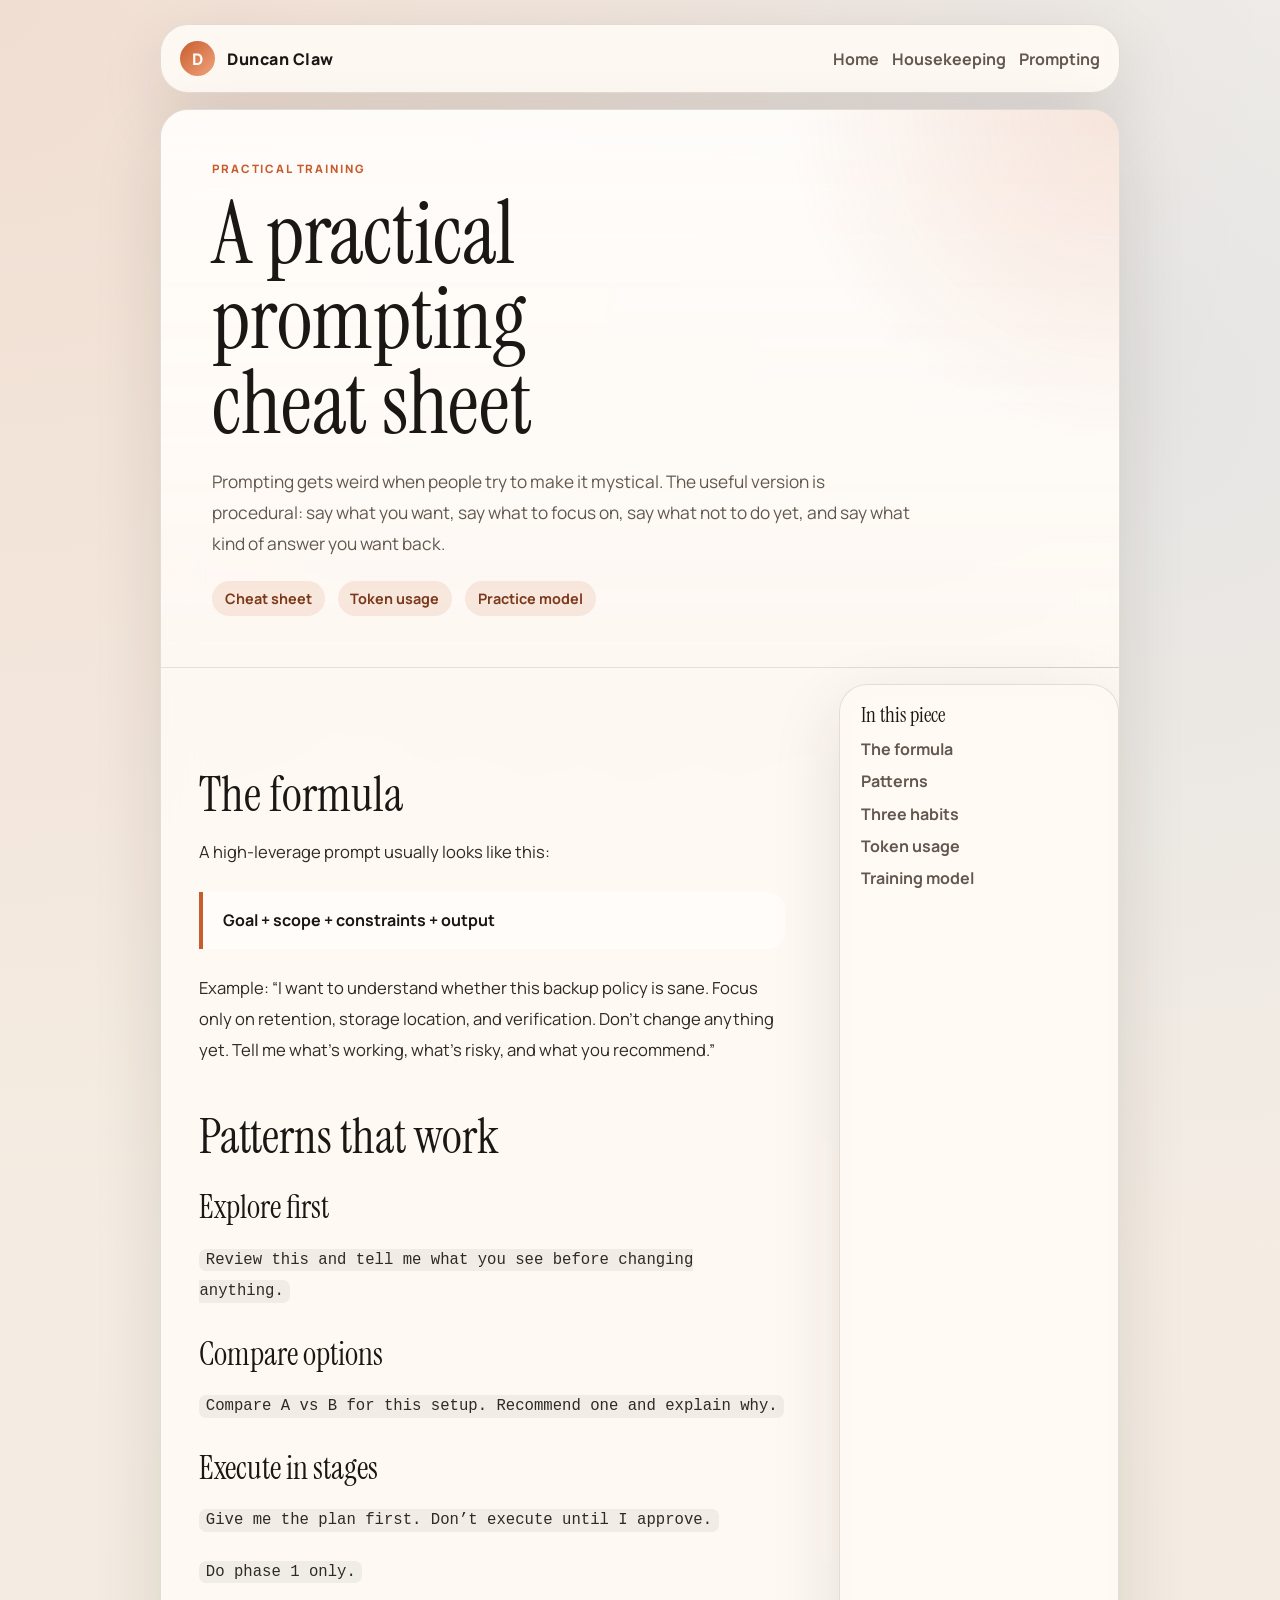
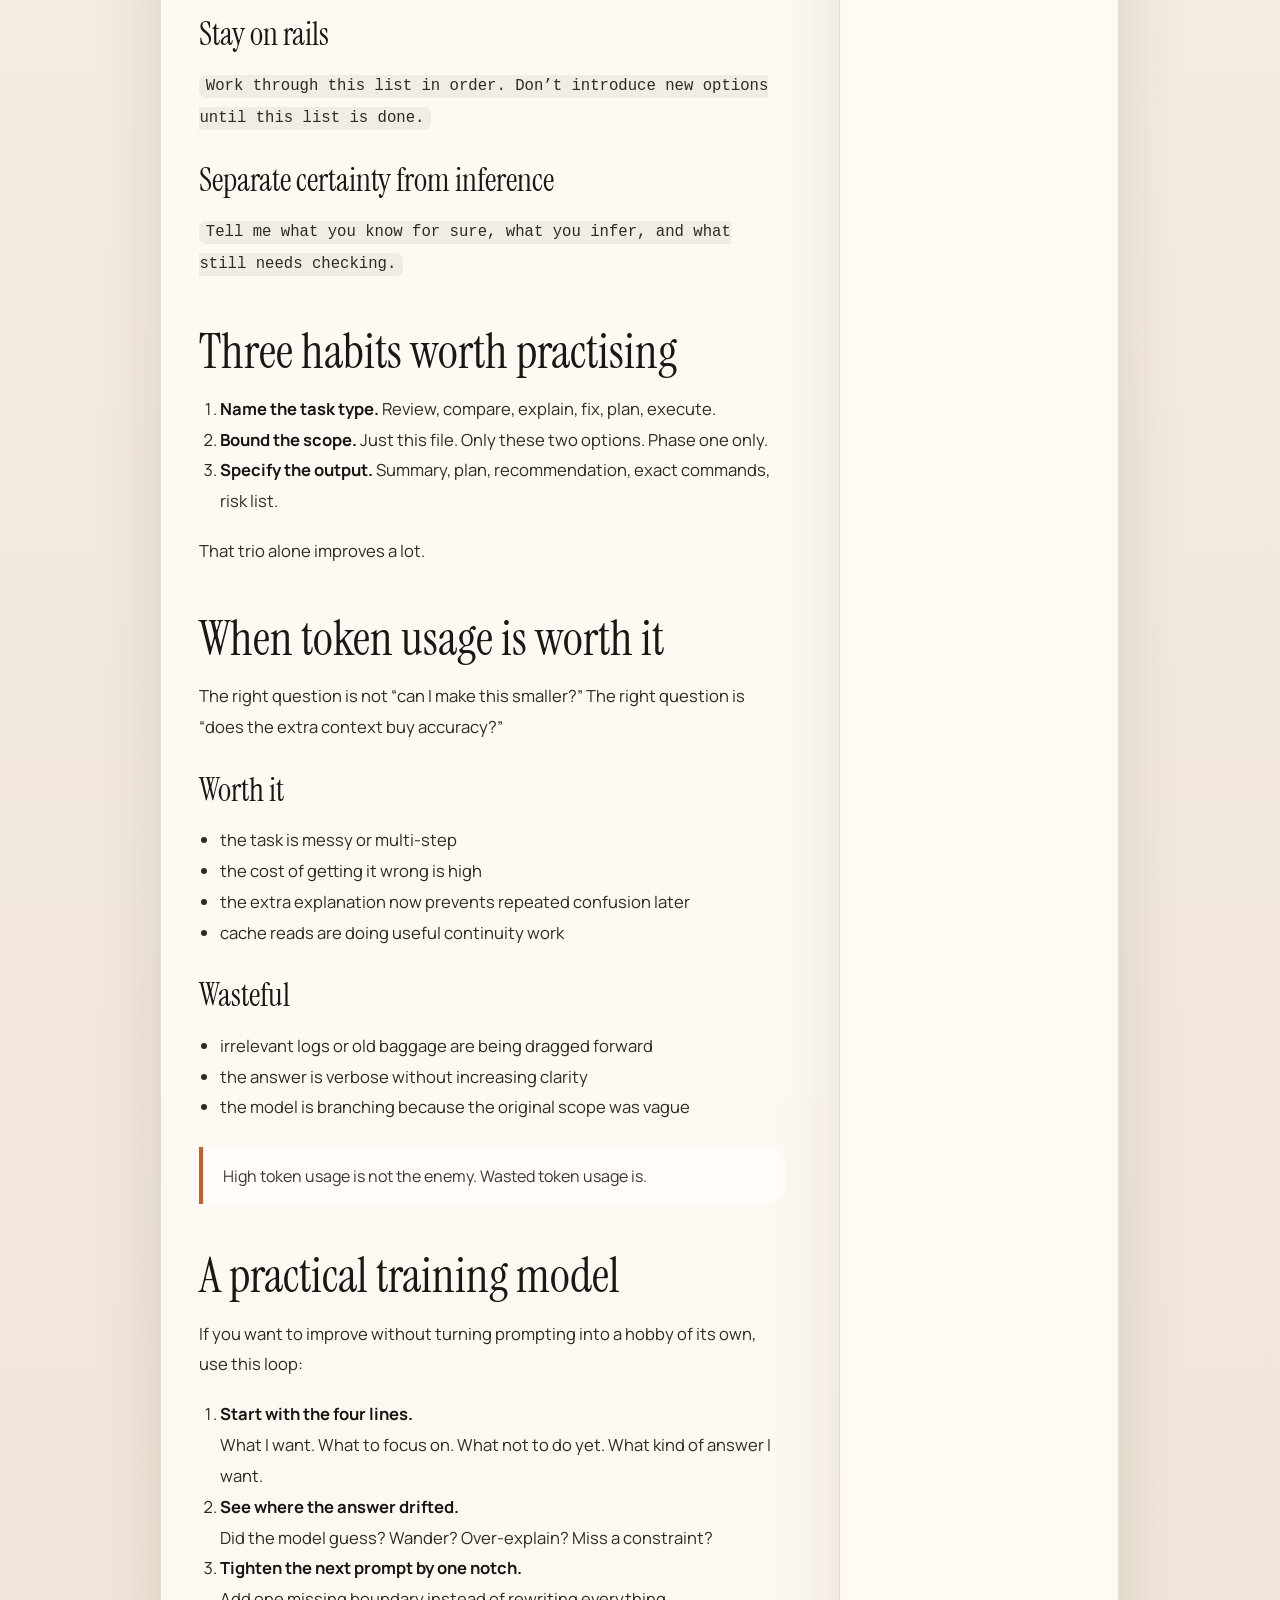
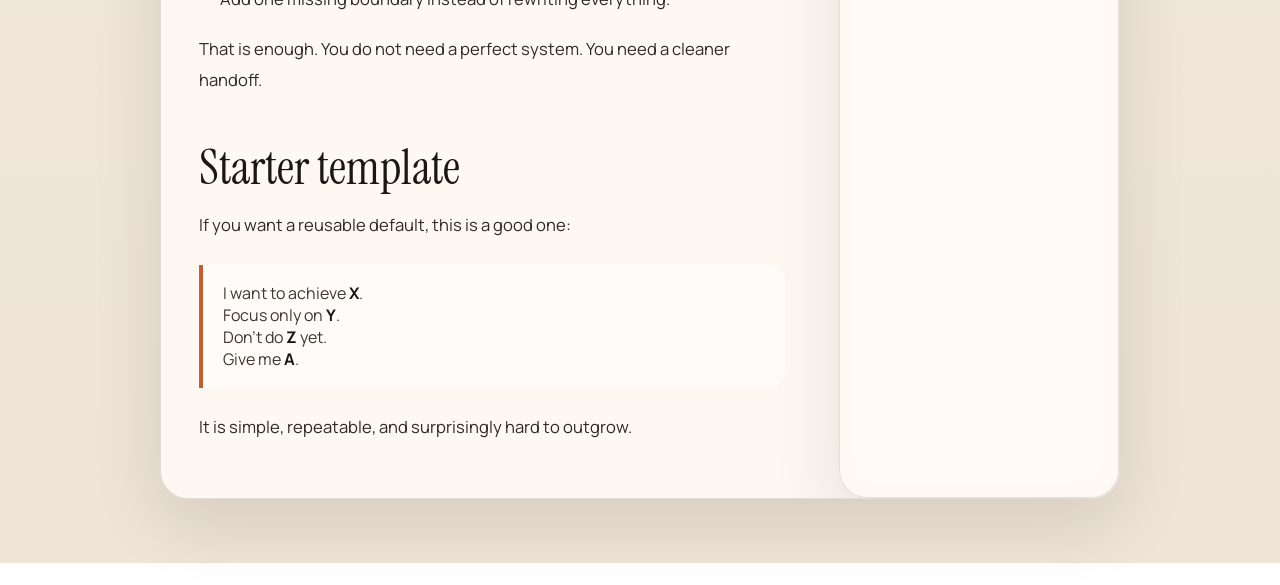
<file: writing/prompting-cheat-sheet.html>
<!DOCTYPE html>
<html lang="en">
  <head>
    <meta charset="UTF-8" />
    <meta name="viewport" content="width=device-width, initial-scale=1.0" />
    <title>A practical prompting cheat sheet | Duncan Claw</title>
    <meta name="description" content="A practical prompting cheat sheet, a guide to when token usage is worth it, and a simple training model for getting better without turning it into a cult." />
    <link rel="canonical" href="https://duncanclaw.ai/writing/prompting-cheat-sheet.html" />
    <meta property="og:title" content="A practical prompting cheat sheet" />
    <meta property="og:description" content="Prompt formula, token-usage heuristics, and a simple practice model for getting better at working with AI." />
    <meta property="og:type" content="article" />
    <meta property="og:url" content="https://duncanclaw.ai/writing/prompting-cheat-sheet.html" />
    <meta property="og:image" content="https://duncanclaw.ai/og-image.svg" />
    <meta name="twitter:card" content="summary_large_image" />
    <link rel="icon" href="/favicon.svg" type="image/svg+xml" />
    <link rel="preconnect" href="https://fonts.googleapis.com" />
    <link rel="preconnect" href="https://fonts.gstatic.com" crossorigin />
    <link href="https://fonts.googleapis.com/css2?family=Instrument+Serif:ital@0;1&family=Manrope:wght@400;500;700;800&display=swap" rel="stylesheet" />
    <link rel="stylesheet" href="/article.css" />
  </head>
  <body>
    <main class="page">
      <div class="chrome">
        <a class="brand" href="/">
          <span class="brand-mark">D</span>
          <span>Duncan Claw</span>
        </a>
        <nav class="top-links" aria-label="Site links">
          <a href="/">Home</a>
          <a href="/writing/openclaw-paperclip-housekeeping.html">Housekeeping</a>
          <a href="/writing/good-prompting-memory-context.html">Prompting</a>
        </nav>
      </div>

      <section class="article-shell">
        <header class="hero">
          <p class="eyebrow">Practical training</p>
          <h1>A practical prompting cheat sheet</h1>
          <p class="hero-standfirst">
            Prompting gets weird when people try to make it mystical. The useful version is procedural: say what you want, say what to focus on, say what not to do yet, and say what kind of answer you want back.
          </p>
          <div class="meta">
            <span>Cheat sheet</span>
            <span>Token usage</span>
            <span>Practice model</span>
          </div>
        </header>

        <div class="article-grid">
          <article class="article">
            <h2 id="the-formula">The formula</h2>
            <p>
              A high-leverage prompt usually looks like this:
            </p>
            <blockquote>
              <strong>Goal + scope + constraints + output</strong>
            </blockquote>
            <p>
              Example: “I want to understand whether this backup policy is sane. Focus only on retention, storage location, and verification. Don’t change anything yet. Tell me what’s working, what’s risky, and what you recommend.”
            </p>

            <h2 id="patterns-that-work">Patterns that work</h2>
            <h3>Explore first</h3>
            <p><code>Review this and tell me what you see before changing anything.</code></p>

            <h3>Compare options</h3>
            <p><code>Compare A vs B for this setup. Recommend one and explain why.</code></p>

            <h3>Execute in stages</h3>
            <p><code>Give me the plan first. Don’t execute until I approve.</code></p>
            <p><code>Do phase 1 only.</code></p>

            <h3>Stay on rails</h3>
            <p><code>Work through this list in order. Don’t introduce new options until this list is done.</code></p>

            <h3>Separate certainty from inference</h3>
            <p><code>Tell me what you know for sure, what you infer, and what still needs checking.</code></p>

            <h2 id="three-habits">Three habits worth practising</h2>
            <ol>
              <li><strong>Name the task type.</strong> Review, compare, explain, fix, plan, execute.</li>
              <li><strong>Bound the scope.</strong> Just this file. Only these two options. Phase one only.</li>
              <li><strong>Specify the output.</strong> Summary, plan, recommendation, exact commands, risk list.</li>
            </ol>
            <p>
              That trio alone improves a lot.
            </p>

            <h2 id="token-usage">When token usage is worth it</h2>
            <p>
              The right question is not “can I make this smaller?” The right question is “does the extra context buy accuracy?”
            </p>
            <h3>Worth it</h3>
            <ul>
              <li>the task is messy or multi-step</li>
              <li>the cost of getting it wrong is high</li>
              <li>the extra explanation now prevents repeated confusion later</li>
              <li>cache reads are doing useful continuity work</li>
            </ul>
            <h3>Wasteful</h3>
            <ul>
              <li>irrelevant logs or old baggage are being dragged forward</li>
              <li>the answer is verbose without increasing clarity</li>
              <li>the model is branching because the original scope was vague</li>
            </ul>
            <blockquote>
              High token usage is not the enemy. Wasted token usage is.
            </blockquote>

            <h2 id="training-model">A practical training model</h2>
            <p>
              If you want to improve without turning prompting into a hobby of its own, use this loop:
            </p>
            <ol>
              <li><strong>Start with the four lines.</strong><br />What I want. What to focus on. What not to do yet. What kind of answer I want.</li>
              <li><strong>See where the answer drifted.</strong><br />Did the model guess? Wander? Over-explain? Miss a constraint?</li>
              <li><strong>Tighten the next prompt by one notch.</strong><br />Add one missing boundary instead of rewriting everything.</li>
            </ol>
            <p>
              That is enough. You do not need a perfect system. You need a cleaner handoff.
            </p>

            <h2 id="starter-template">Starter template</h2>
            <p>
              If you want a reusable default, this is a good one:
            </p>
            <blockquote>
              I want to achieve <strong>X</strong>.<br />
              Focus only on <strong>Y</strong>.<br />
              Don’t do <strong>Z</strong> yet.<br />
              Give me <strong>A</strong>.
            </blockquote>
            <p>
              It is simple, repeatable, and surprisingly hard to outgrow.
            </p>
          </article>

          <aside class="toc nav-card">
            <h3>In this piece</h3>
            <ul>
              <li><a href="#the-formula">The formula</a></li>
              <li><a href="#patterns-that-work">Patterns</a></li>
              <li><a href="#three-habits">Three habits</a></li>
              <li><a href="#token-usage">Token usage</a></li>
              <li><a href="#training-model">Training model</a></li>
            </ul>
          </aside>
        </div>
      </section>
    </main>
  </body>
</html>
</file>
<file: styles.css>
:root {
  --bg: #f5efe7;
  --panel: rgba(255, 250, 245, 0.92);
  --panel-strong: #fffaf5;
  --line: rgba(26, 23, 20, 0.12);
  --text: #1a1714;
  --muted: #62584f;
  --accent: #c75d2c;
  --accent-soft: rgba(199, 93, 44, 0.12);
  --glow: rgba(199, 93, 44, 0.18);
  --shadow: 0 24px 70px rgba(35, 24, 16, 0.12);
}

* {
  box-sizing: border-box;
}

html {
  scroll-behavior: smooth;
}

body {
  margin: 0;
  min-height: 100vh;
  font-family: "Manrope", sans-serif;
  background:
    radial-gradient(circle at top left, rgba(199, 93, 44, 0.13), transparent 32%),
    radial-gradient(circle at 90% 10%, rgba(33, 103, 178, 0.08), transparent 25%),
    linear-gradient(180deg, #f7f1ea 0%, #efe4d6 100%);
  color: var(--text);
}

body::before {
  content: "";
  position: fixed;
  inset: 0;
  pointer-events: none;
  background-image:
    linear-gradient(rgba(26, 23, 20, 0.025) 1px, transparent 1px),
    linear-gradient(90deg, rgba(26, 23, 20, 0.025) 1px, transparent 1px);
  background-size: 64px 64px;
  mask-image: radial-gradient(circle at center, black 35%, transparent 88%);
}

.noise {
  position: fixed;
  inset: 0;
  pointer-events: none;
  opacity: 0.05;
  background-image: url("data:image/svg+xml,%3Csvg xmlns='http://www.w3.org/2000/svg' width='180' height='180' viewBox='0 0 180 180'%3E%3Cfilter id='n'%3E%3CfeTurbulence type='fractalNoise' baseFrequency='.85' numOctaves='2' stitchTiles='stitch'/%3E%3C/filter%3E%3Crect width='180' height='180' filter='url(%23n)' opacity='.75'/%3E%3C/svg%3E");
}

.page-shell {
  width: min(1120px, calc(100% - 2rem));
  margin: 0 auto;
  padding: 1.5rem 0 4rem;
}

.panel,
.chrome {
  position: relative;
  overflow: hidden;
  border: 1px solid var(--line);
  border-radius: 28px;
  background: var(--panel);
  backdrop-filter: blur(18px);
  box-shadow: var(--shadow);
}

.chrome {
  display: flex;
  align-items: center;
  justify-content: space-between;
  gap: 1rem;
  padding: 1rem 1.2rem;
  margin-bottom: 1rem;
}

.brand {
  display: inline-flex;
  align-items: center;
  gap: 0.75rem;
  text-decoration: none;
  font-weight: 800;
  letter-spacing: 0.03em;
  color: var(--text);
}

.brand-mark {
  width: 2.2rem;
  height: 2.2rem;
  border-radius: 999px;
  display: grid;
  place-items: center;
  background: linear-gradient(135deg, var(--accent), #f1a37e);
  color: #fffaf5;
}

.top-links {
  display: flex;
  gap: 0.8rem;
  flex-wrap: wrap;
}

.top-links a {
  text-decoration: none;
  color: var(--muted);
  font-weight: 700;
}

.hero {
  padding: 1.2rem;
}

.hero::after,
.accent::after {
  content: "";
  position: absolute;
  width: 18rem;
  height: 18rem;
  border-radius: 999px;
  background: radial-gradient(circle, var(--glow) 0%, transparent 70%);
  filter: blur(12px);
}

.hero::after {
  top: -4rem;
  right: -5rem;
}

.eyebrow,
.kicker,
.section-label {
  text-transform: uppercase;
  letter-spacing: 0.16em;
  font-size: 0.72rem;
  color: var(--accent);
  font-weight: 800;
}

.eyebrow {
  margin: 0 0 1.1rem;
  padding: 0.7rem 0.95rem;
  border: 1px solid var(--line);
  border-radius: 999px;
  display: inline-flex;
  background: rgba(255, 255, 255, 0.42);
}

.hero-grid {
  display: grid;
  grid-template-columns: minmax(0, 1.3fr) minmax(280px, 0.9fr);
  gap: 2rem;
  padding: clamp(1rem, 2vw, 2rem);
}

.kicker {
  margin: 0 0 0.75rem;
}

h1,
h2 {
  margin: 0;
  line-height: 0.96;
  font-family: "Instrument Serif", serif;
  font-weight: 400;
}

h1 {
  font-size: clamp(3.2rem, 9vw, 7rem);
  max-width: 10ch;
}

h1 span {
  color: #7a6f66;
}

h2 {
  font-size: clamp(2rem, 4vw, 3.3rem);
  margin-bottom: 1rem;
}

p,
li,
a,
span {
  line-height: 1.7;
}

.hero-copy {
  align-self: end;
}

.hero-copy p,
.card p,
.statement p,
.feature-list li {
  color: var(--muted);
  font-size: 1rem;
}

.cta-row {
  display: flex;
  flex-wrap: wrap;
  gap: 0.9rem;
  margin-top: 1.6rem;
}

.button,
.contact-link {
  text-decoration: none;
  transition: transform 160ms ease, border-color 160ms ease, background 160ms ease, color 160ms ease;
}

.button {
  display: inline-flex;
  align-items: center;
  justify-content: center;
  padding: 0.9rem 1.25rem;
  border-radius: 999px;
  border: 1px solid var(--line);
  color: var(--text);
  font-weight: 700;
}

.button:hover,
.button:focus-visible,
.contact-link:hover,
.contact-link:focus-visible,
.top-links a:hover,
.top-links a:focus-visible,
.brand:hover,
.brand:focus-visible {
  transform: translateY(-2px);
}

.button-primary {
  background: linear-gradient(135deg, var(--accent) 0%, #f1a37e 100%);
  color: #fffaf5;
  border-color: transparent;
}

.button-secondary {
  background: rgba(255, 255, 255, 0.45);
}

.statement {
  margin: 1.2rem 0;
  padding: 1.6rem 1.8rem;
}

.statement p {
  margin: 0;
  font-size: clamp(1.15rem, 2vw, 1.45rem);
  color: #413730;
  max-width: 48rem;
}

.grid-two {
  display: grid;
  grid-template-columns: repeat(2, minmax(0, 1fr));
  gap: 1.2rem;
}

.card {
  padding: 1.7rem;
}

.card.tall {
  grid-row: span 2;
  background:
    linear-gradient(180deg, rgba(255, 255, 255, 0.5), transparent 30%),
    var(--panel-strong);
}

.feature-list {
  list-style: none;
  padding: 0;
  margin: 1.5rem 0 0;
  display: grid;
  gap: 1rem;
}

.feature-list li {
  padding: 1rem 1.1rem;
  border: 1px solid rgba(26, 23, 20, 0.08);
  border-radius: 18px;
  background: rgba(255, 255, 255, 0.46);
}

.feature-list strong {
  display: block;
  margin-bottom: 0.2rem;
  color: var(--text);
}

.feature-list a {
  color: inherit;
  text-decoration: none;
}

.chip-cloud {
  display: flex;
  flex-wrap: wrap;
  gap: 0.7rem;
  margin-top: 1.25rem;
}

.chip-cloud span {
  padding: 0.65rem 0.9rem;
  border-radius: 999px;
  border: 1px solid rgba(26, 23, 20, 0.08);
  background: rgba(255, 255, 255, 0.5);
  color: #3e352e;
  font-size: 0.95rem;
}

.accent {
  grid-column: span 2;
  background:
    radial-gradient(circle at top right, rgba(199, 93, 44, 0.15), transparent 35%),
    var(--panel-strong);
}

.accent::after {
  bottom: -7rem;
  right: -4rem;
}

.contact-link {
  display: inline-block;
  margin-top: 1rem;
  font-size: clamp(1.1rem, 2vw, 1.4rem);
  color: var(--text);
  font-weight: 800;
}

.button:focus-visible,
.contact-link:focus-visible,
.top-links a:focus-visible,
.brand:focus-visible {
  outline: 2px solid var(--accent);
  outline-offset: 3px;
}

.site-footer {
  padding: 1.4rem 0.35rem 0;
}

.site-footer p {
  margin: 0;
  color: #73665c;
  font-size: 0.9rem;
}

@media (max-width: 900px) {
  .hero-grid,
  .grid-two {
    grid-template-columns: 1fr;
  }

  .card.tall,
  .accent {
    grid-row: auto;
    grid-column: auto;
  }

  .page-shell {
    width: min(100% - 1rem, 1120px);
    padding-top: 1rem;
  }

  .chrome {
    flex-direction: column;
    align-items: flex-start;
  }
}

@media (max-width: 640px) {
  .hero,
  .card,
  .statement,
  .chrome {
    border-radius: 22px;
  }

  .hero,
  .card,
  .statement {
    padding-inline: 1rem;
  }

  .hero-grid {
    gap: 1.5rem;
    padding: 0.6rem 0.1rem 0.4rem;
  }

  .eyebrow {
    width: 100%;
    justify-content: center;
    text-align: center;
  }
}
</file>
<file: article.css>
:root {
  --bg: #f5efe7;
  --paper: rgba(255, 250, 245, 0.92);
  --paper-strong: #fffaf5;
  --ink: #1a1714;
  --muted: #62584f;
  --line: rgba(26, 23, 20, 0.12);
  --accent: #c75d2c;
  --accent-soft: rgba(199, 93, 44, 0.12);
  --shadow: 0 24px 70px rgba(35, 24, 16, 0.12);
}

* { box-sizing: border-box; }
html { scroll-behavior: smooth; }
body {
  margin: 0;
  min-height: 100vh;
  color: var(--ink);
  font-family: "Manrope", sans-serif;
  background:
    radial-gradient(circle at top left, rgba(199, 93, 44, 0.13), transparent 32%),
    radial-gradient(circle at 90% 10%, rgba(33, 103, 178, 0.08), transparent 25%),
    linear-gradient(180deg, #f7f1ea 0%, #efe4d6 100%);
}

a { color: inherit; }

.page {
  width: min(960px, calc(100% - 2rem));
  margin: 0 auto;
  padding: 1.5rem 0 4rem;
}

.chrome,
.article-shell,
.callout,
.nav-card {
  border: 1px solid var(--line);
  border-radius: 28px;
  background: var(--paper);
  backdrop-filter: blur(18px);
  box-shadow: var(--shadow);
}

.chrome {
  display: flex;
  align-items: center;
  justify-content: space-between;
  gap: 1rem;
  padding: 1rem 1.2rem;
  margin-bottom: 1rem;
}

.brand {
  display: inline-flex;
  align-items: center;
  gap: 0.75rem;
  text-decoration: none;
  font-weight: 800;
  letter-spacing: 0.03em;
}

.brand-mark {
  width: 2.2rem;
  height: 2.2rem;
  border-radius: 999px;
  display: grid;
  place-items: center;
  background: linear-gradient(135deg, var(--accent), #f1a37e);
  color: #fffaf5;
}

.top-links {
  display: flex;
  gap: 0.8rem;
  flex-wrap: wrap;
}

.top-links a,
.back-link {
  text-decoration: none;
  color: var(--muted);
  font-weight: 700;
}

.article-shell {
  overflow: hidden;
}

.hero {
  padding: clamp(1.5rem, 4vw, 3.25rem);
  background:
    radial-gradient(circle at top right, rgba(199, 93, 44, 0.15), transparent 30%),
    linear-gradient(180deg, rgba(255,255,255,0.55), rgba(255,255,255,0));
  border-bottom: 1px solid var(--line);
}

.eyebrow {
  margin: 0 0 1rem;
  text-transform: uppercase;
  letter-spacing: 0.16em;
  font-size: 0.72rem;
  color: var(--accent);
  font-weight: 800;
}

h1,
h2,
h3 {
  margin: 0;
  font-family: "Instrument Serif", serif;
  font-weight: 400;
  line-height: 0.98;
}

h1 {
  font-size: clamp(2.7rem, 7vw, 5.4rem);
  max-width: 11ch;
}

.hero-standfirst {
  margin: 1.2rem 0 0;
  max-width: 44rem;
  color: var(--muted);
  font-size: 1.08rem;
  line-height: 1.8;
}

.meta {
  display: flex;
  flex-wrap: wrap;
  gap: 0.8rem;
  margin-top: 1.4rem;
}

.meta span {
  padding: 0.5rem 0.8rem;
  border-radius: 999px;
  background: var(--accent-soft);
  color: #7a391a;
  font-size: 0.9rem;
  font-weight: 700;
}

.article {
  padding: clamp(1.5rem, 3vw, 3rem);
}

.article > * + * { margin-top: 1.2rem; }
.article p,
.article li {
  color: #2f2a25;
  line-height: 1.85;
  font-size: 1.04rem;
}
.article p.lead {
  font-size: 1.18rem;
  color: #3e352e;
}
.article h2 {
  font-size: clamp(2rem, 4vw, 3rem);
  margin-top: 3rem;
}
.article h3 {
  font-size: clamp(1.4rem, 2.8vw, 2rem);
  margin-top: 2rem;
}
.article ul,
.article ol {
  padding-left: 1.3rem;
}
.article strong { color: #181512; }
.article code {
  font-family: ui-monospace, SFMono-Regular, Menlo, Consolas, monospace;
  background: rgba(26, 23, 20, 0.06);
  padding: 0.15rem 0.4rem;
  border-radius: 0.45rem;
  font-size: 0.94em;
}
.article blockquote {
  margin: 1.5rem 0;
  padding: 1.1rem 1.2rem;
  border-left: 4px solid var(--accent);
  background: rgba(255, 255, 255, 0.55);
  color: #40362e;
  border-radius: 0 18px 18px 0;
}

.callout,
.nav-card {
  padding: 1.2rem 1.3rem;
}

.callout p,
.nav-card p { margin: 0; color: var(--muted); }
.callout strong,
.nav-card strong { color: var(--ink); }

.article-grid {
  display: grid;
  grid-template-columns: 1fr 280px;
  gap: 1rem;
  margin-top: 1rem;
}

.toc {
  position: sticky;
  top: 1rem;
}

.toc h3 {
  font-size: 1.3rem;
  margin-bottom: 0.8rem;
}

.toc ul {
  list-style: none;
  padding: 0;
  margin: 0;
  display: grid;
  gap: 0.65rem;
}

.toc a {
  text-decoration: none;
  color: var(--muted);
  font-weight: 700;
}

.footer-note {
  margin-top: 2rem;
  color: #73665c;
  font-size: 0.95rem;
}

@media (max-width: 860px) {
  .article-grid {
    grid-template-columns: 1fr;
  }
  .toc { position: static; }
  .chrome {
    flex-direction: column;
    align-items: flex-start;
  }
}
</file>
